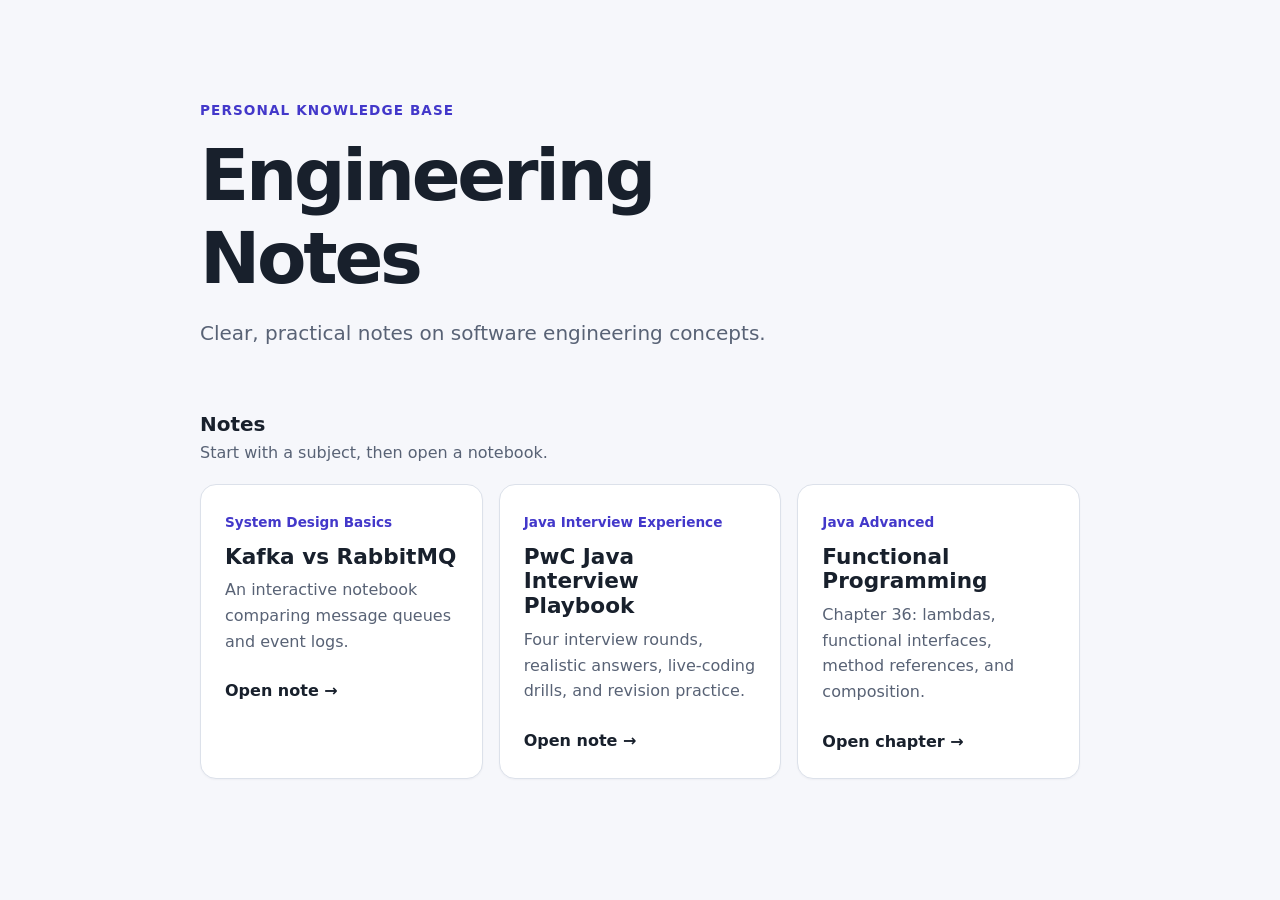
<file: index.html>
<!doctype html>
<html lang="en">
<head>
  <meta charset="utf-8">
  <meta name="viewport" content="width=device-width, initial-scale=1">
  <meta name="description" content="Personal engineering notes by Vishal.">
  <title>Engineering Notes</title>
  <link rel="stylesheet" href="assets/css/site.css">
</head>
<body>
  <main class="page">
    <header class="intro">
      <p class="eyebrow">Personal knowledge base</p>
      <h1>Engineering Notes</h1>
      <p class="summary">Clear, practical notes on software engineering concepts.</p>
    </header>
    <section aria-labelledby="notes-heading">
      <div class="section-heading">
        <h2 id="notes-heading">Notes</h2>
        <p>Start with a subject, then open a notebook.</p>
      </div>
      <div class="note-grid">
        <a class="note-card" href="notes/system-design-basics/System%20Design%20Notebook.html">
          <span class="subject">System Design Basics</span>
          <h3>Kafka vs RabbitMQ</h3>
          <p>An interactive notebook comparing message queues and event logs.</p>
          <span class="open-note">Open note <span aria-hidden="true">→</span></span>
        </a>
        <a class="note-card" href="notes/java-interview-exp/PwC%20Java%20Interview%20Playbook.html">
          <span class="subject">Java Interview Experience</span>
          <h3>PwC Java Interview Playbook</h3>
          <p>Four interview rounds, realistic answers, live-coding drills, and revision practice.</p>
          <span class="open-note">Open note <span aria-hidden="true">→</span></span>
        </a>
        <a class="note-card" href="notes/java-advanced/index.html">
          <span class="subject">Java Advanced</span>
          <h3>Functional Programming</h3>
          <p>Chapter 36: lambdas, functional interfaces, method references, and composition.</p>
          <span class="open-note">Open chapter <span aria-hidden="true">→</span></span>
        </a>
      </div>
    </section>
  </main>
</body>
</html>
</file>
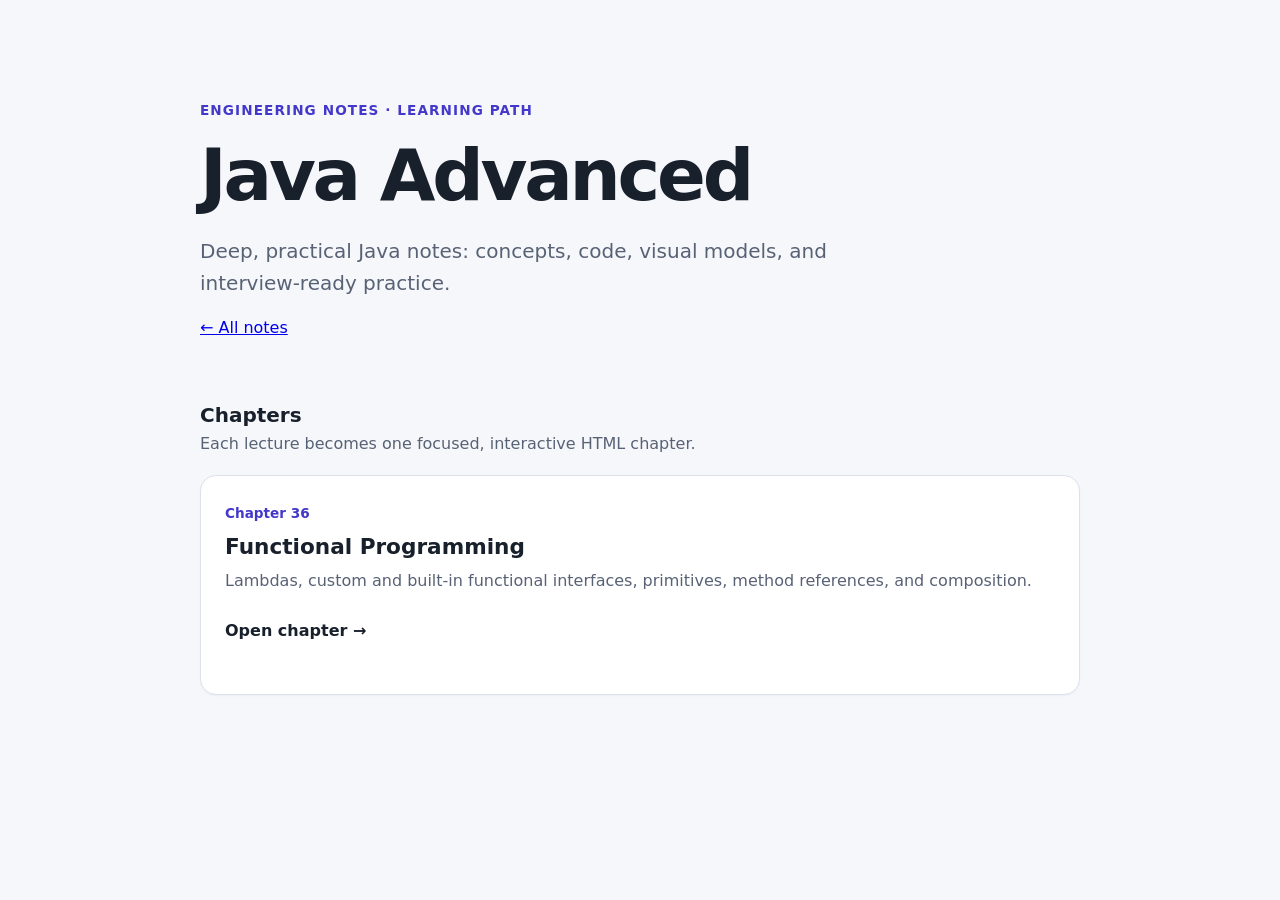
<file: notes/java-advanced/index.html>
<!doctype html>
<html lang="en">
<head>
  <meta charset="utf-8">
  <meta name="viewport" content="width=device-width, initial-scale=1">
  <meta name="description" content="Advanced Java learning notes.">
  <title>Java Advanced · Engineering Notes</title>
  <link rel="stylesheet" href="../../assets/css/site.css">
</head>
<body>
  <main class="page">
    <header class="intro">
      <p class="eyebrow">Engineering Notes · Learning path</p>
      <h1>Java Advanced</h1>
      <p class="summary">Deep, practical Java notes: concepts, code, visual models, and interview-ready practice.</p>
      <p><a href="../../index.html">← All notes</a></p>
    </header>
    <section aria-labelledby="chapters-heading">
      <div class="section-heading"><h2 id="chapters-heading">Chapters</h2><p>Each lecture becomes one focused, interactive HTML chapter.</p></div>
      <div class="note-grid">
        <a class="note-card" href="36-functional-programming.html">
          <span class="subject">Chapter 36</span>
          <h3>Functional Programming</h3>
          <p>Lambdas, custom and built-in functional interfaces, primitives, method references, and composition.</p>
          <span class="open-note">Open chapter <span aria-hidden="true">→</span></span>
        </a>
      </div>
    </section>
  </main>
</body>
</html>
</file>
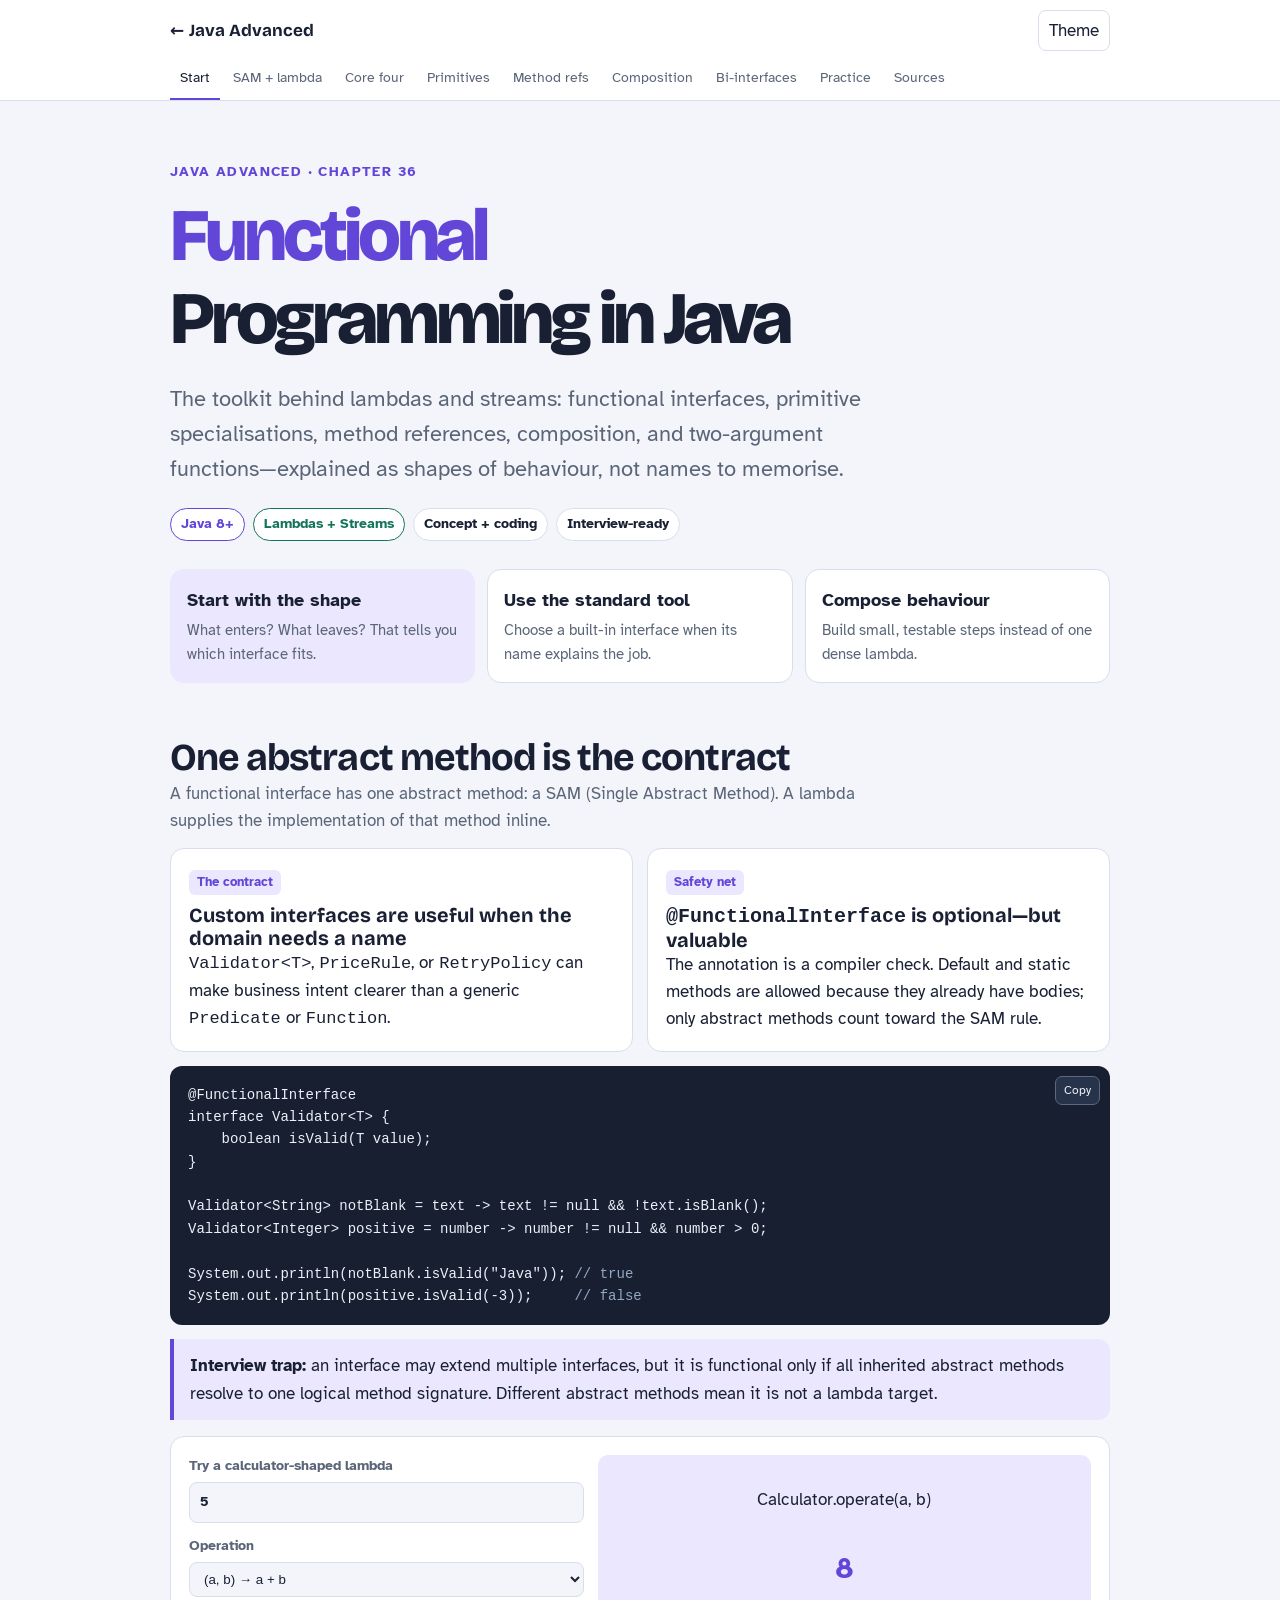
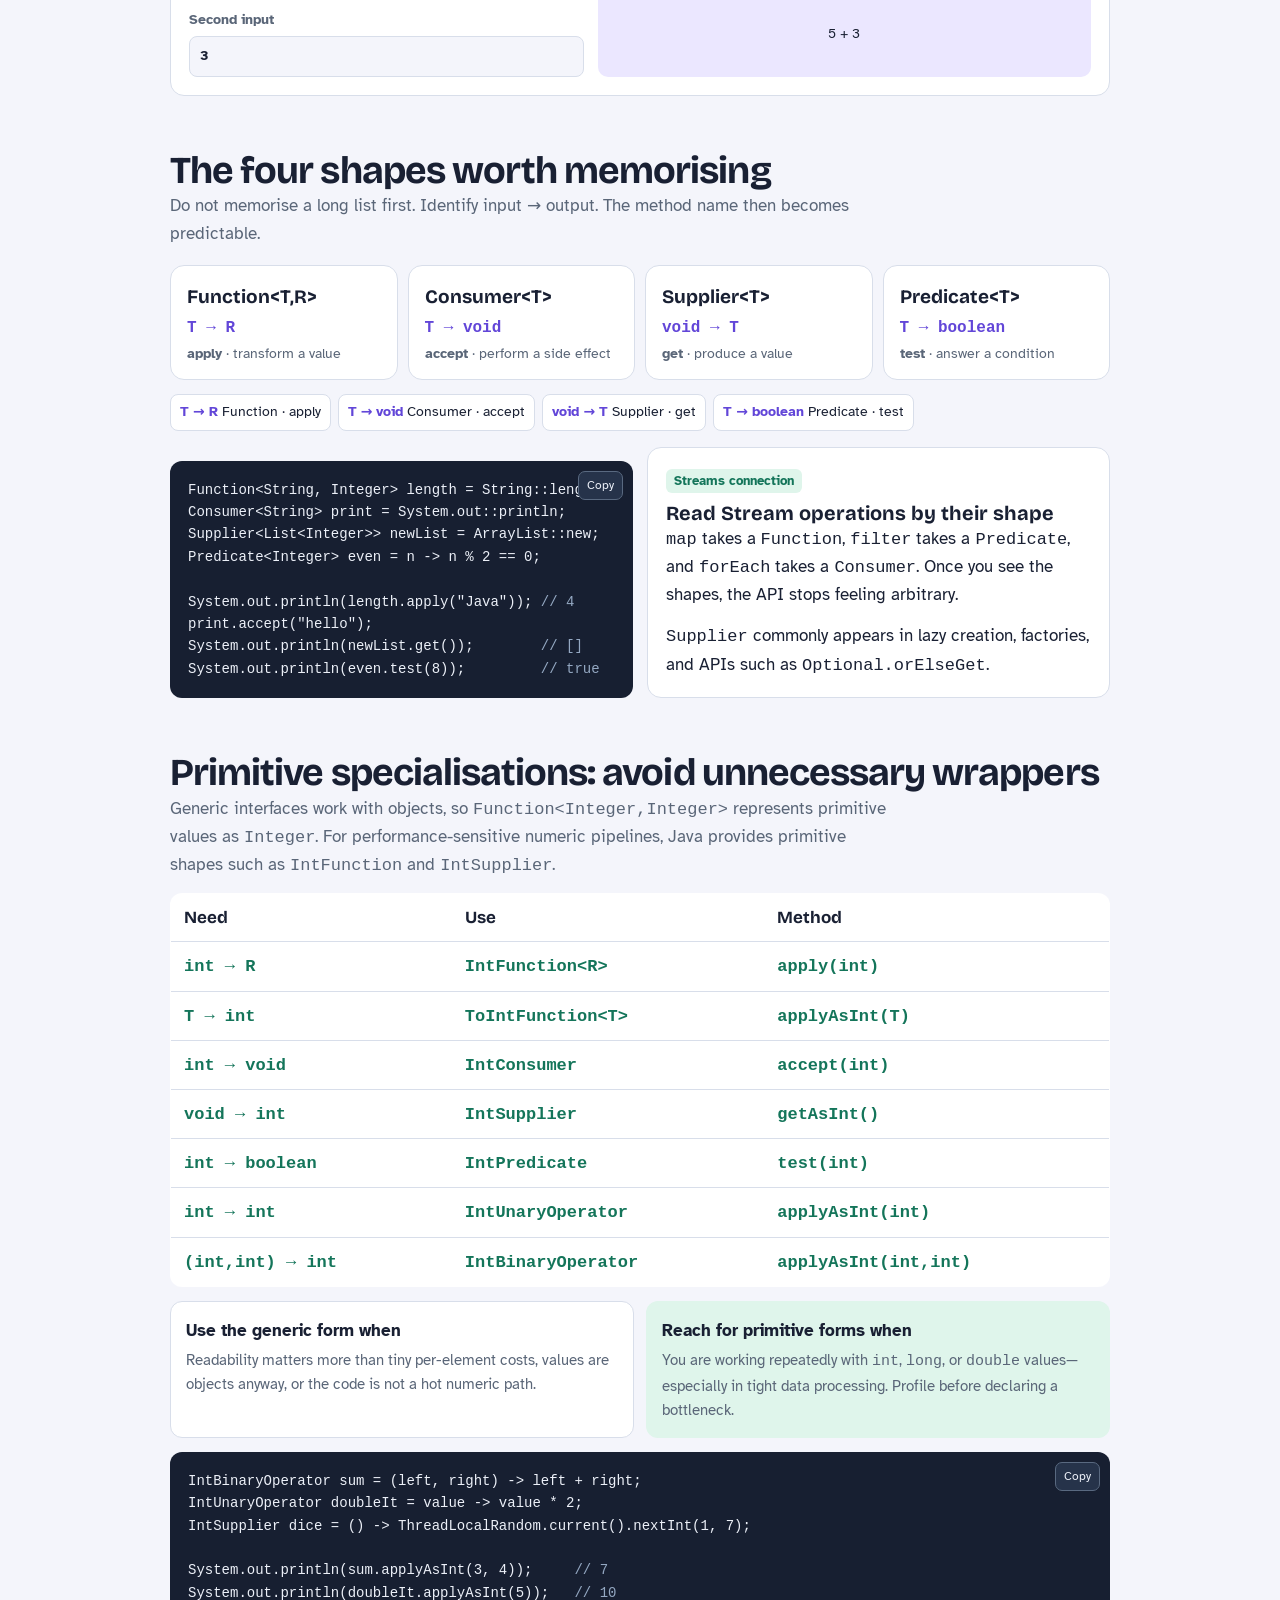
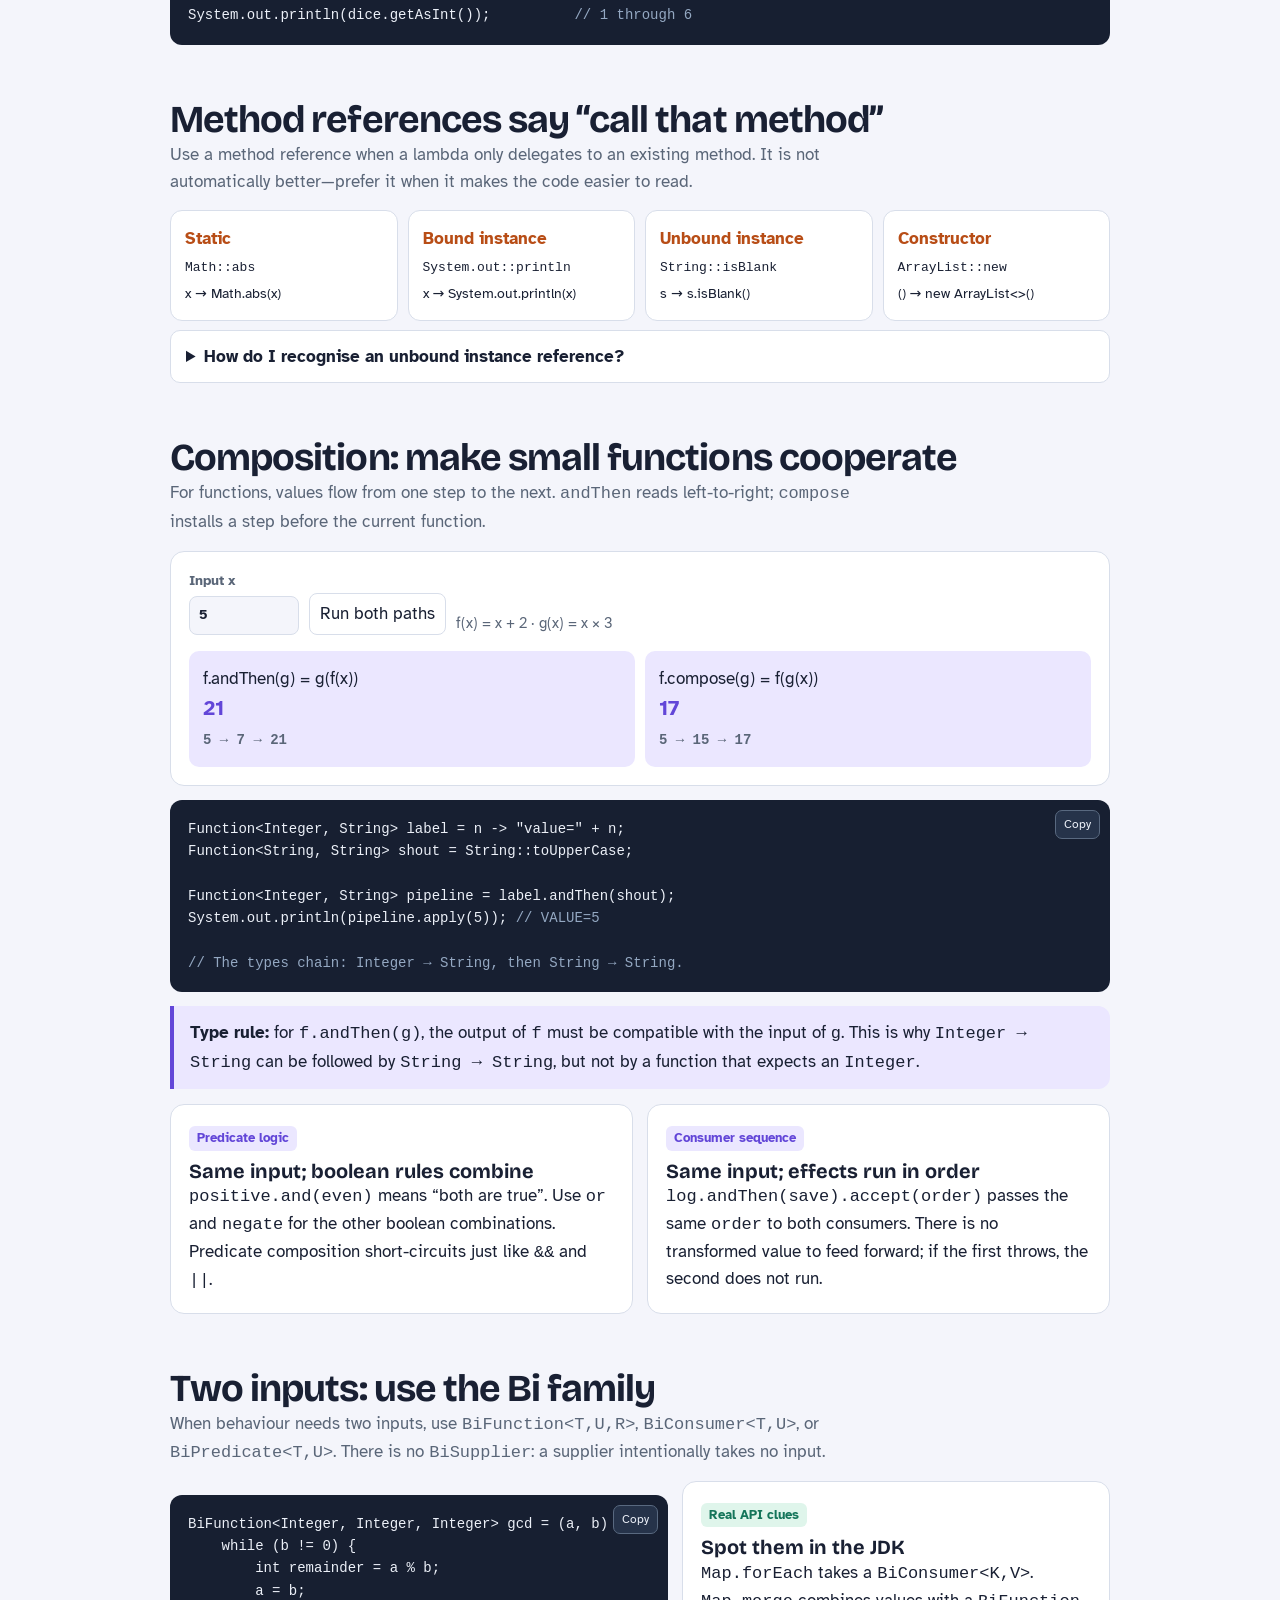
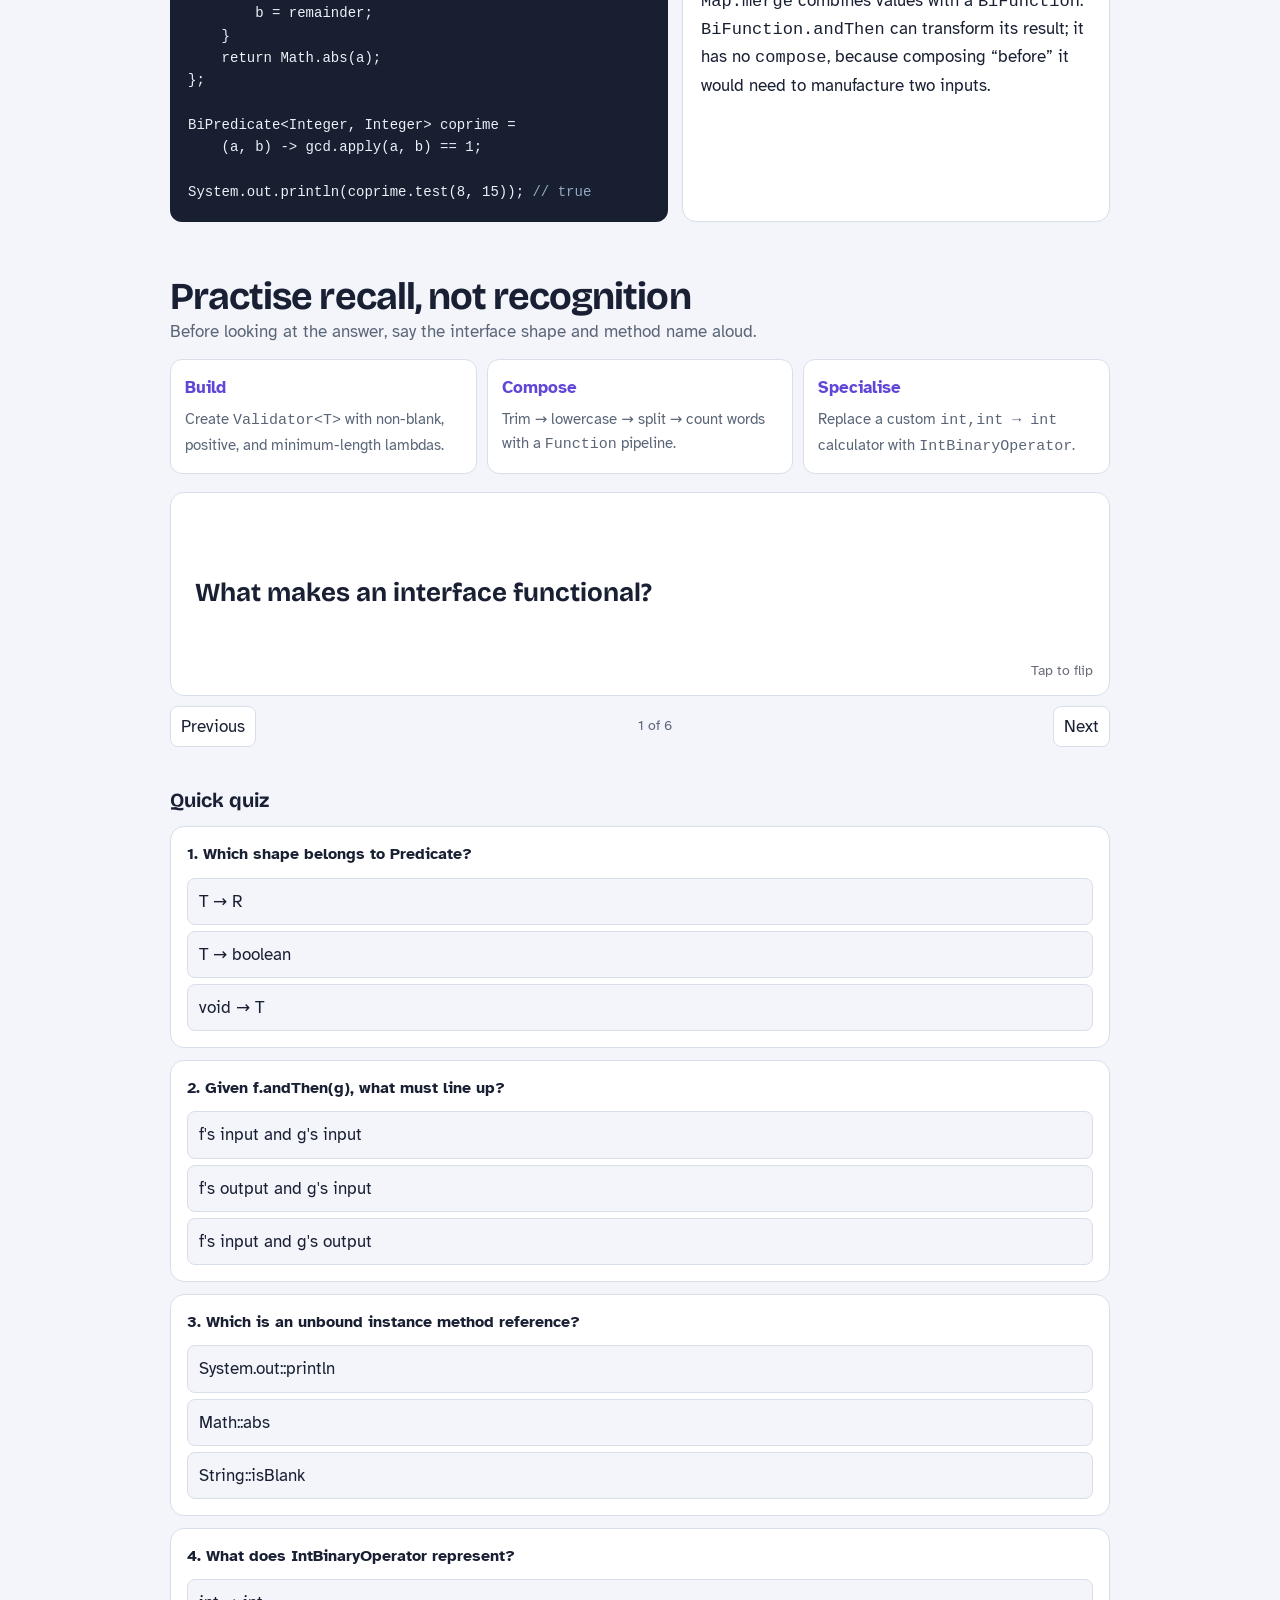
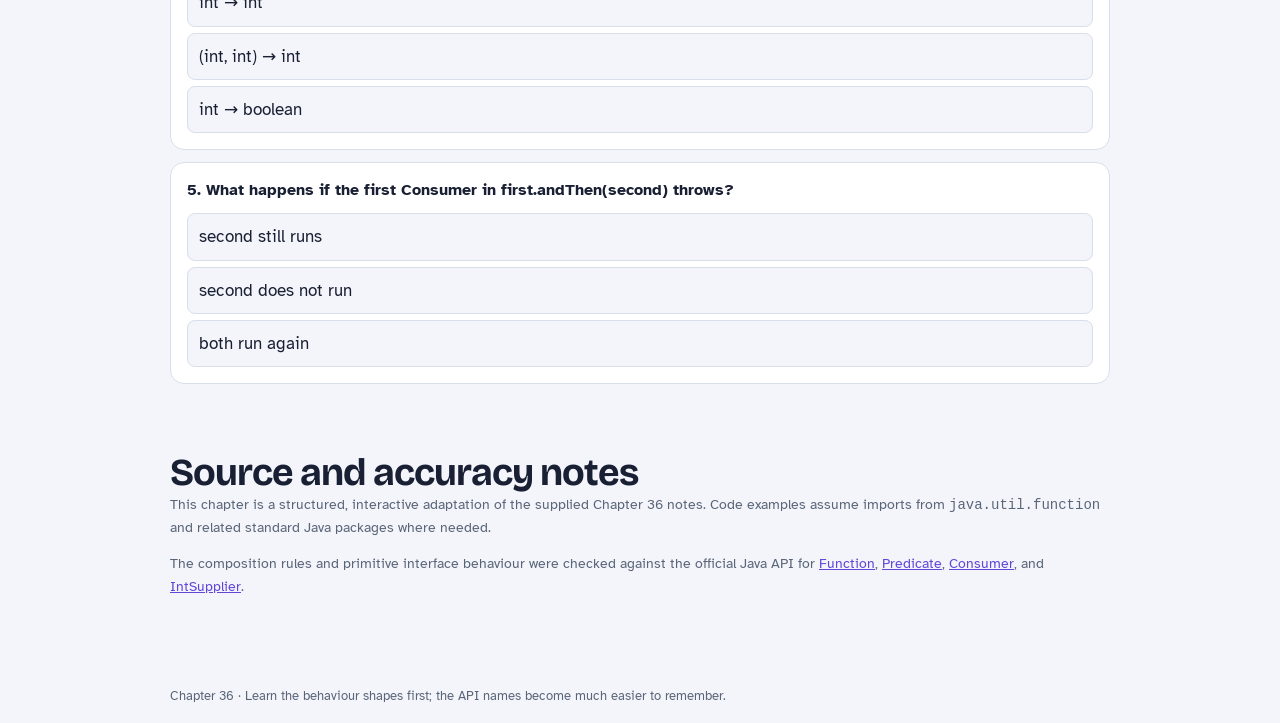
<file: notes/java-advanced/36-functional-programming.html>
<!doctype html>
<html lang="en">
<head>
  <meta charset="utf-8">
  <meta name="viewport" content="width=device-width, initial-scale=1, viewport-fit=cover">
  <meta name="description" content="Interactive Java notes on functional interfaces, lambdas, primitive specializations, method references, and composition.">
  <title>Functional Programming in Java · Chapter 36</title>
  <link rel="preconnect" href="https://fonts.googleapis.com">
  <link rel="preconnect" href="https://fonts.gstatic.com" crossorigin>
  <link href="https://fonts.googleapis.com/css2?family=Bricolage+Grotesque:opsz,wght@12..96,600;12..96,700;12..96,800&family=Atkinson+Hyperlegible:ital,wght@0,400;0,700;1,400&display=swap" rel="stylesheet">
  <style>
    :root{--bg:#f4f5fb;--surface:#fff;--ink:#192033;--muted:#5a6678;--line:#d8deea;--violet:#6246d8;--violet-soft:#ebe7ff;--mint:#14755a;--mint-soft:#dff5eb;--orange:#b84d16;--orange-soft:#fbe7da;--code:#171f31;--code-ink:#ecf0f8;color-scheme:light}
    :root[data-theme="dark"]{--bg:#10141e;--surface:#192131;--ink:#edf0f8;--muted:#a9b5c6;--line:#344055;--violet:#b9abff;--violet-soft:#2b2454;--mint:#6fdbaf;--mint-soft:#173d30;--orange:#ffab7a;--orange-soft:#43261c;--code:#090e17;--code-ink:#ecf0f8;color-scheme:dark}
    @media(prefers-color-scheme:dark){:root:not([data-theme="light"]){--bg:#10141e;--surface:#192131;--ink:#edf0f8;--muted:#a9b5c6;--line:#344055;--violet:#b9abff;--violet-soft:#2b2454;--mint:#6fdbaf;--mint-soft:#173d30;--orange:#ffab7a;--orange-soft:#43261c;--code:#090e17;--code-ink:#ecf0f8;color-scheme:dark}}
    *{box-sizing:border-box}html{scroll-behavior:smooth;scroll-padding-top:108px}body{margin:0;background:var(--bg);color:var(--ink);font:400 17px/1.6 "Atkinson Hyperlegible",system-ui,-apple-system,"Segoe UI",sans-serif}button,input{font:inherit}button{cursor:pointer}:focus-visible{outline:3px solid var(--violet);outline-offset:3px}.skip{position:absolute;left:-999px}.skip:focus{left:16px;top:12px;z-index:20;background:var(--surface);padding:8px 12px;border-radius:8px;color:var(--ink)}
    .top{position:sticky;top:0;z-index:10;background:color-mix(in srgb,var(--surface) 93%,transparent);backdrop-filter:blur(14px);border-bottom:1px solid var(--line)}.top-in{max-width:980px;margin:auto;padding:10px 20px 0}.brand{display:flex;align-items:center;justify-content:space-between;gap:12px}.brand a{color:var(--ink);text-decoration:none;font-weight:700}.brand b,h1,h2,h3{font-family:"Bricolage Grotesque","Atkinson Hyperlegible",sans-serif}.theme,.btn{border:1px solid var(--line);background:var(--surface);color:var(--ink);border-radius:8px;padding:6px 10px}.nav{display:flex;gap:3px;overflow-x:auto;scrollbar-width:none;margin-top:8px}.nav a{flex:0 0 auto;color:var(--muted);text-decoration:none;padding:8px 10px;border-bottom:2px solid transparent;font-size:14px}.nav a.active{color:var(--ink);border-bottom-color:var(--violet)}
    main,footer{max-width:980px;margin:auto;padding-inline:20px}main{padding-bottom:74px}section{padding-top:54px}h1,h2,h3{line-height:1.12;margin:0}h1{max-width:800px;font-size:clamp(43px,8vw,74px);font-weight:800;letter-spacing:-.055em}h1 em{font-style:normal;color:var(--violet)}h2{font-size:clamp(27px,4vw,38px);letter-spacing:-.025em}h3{font-size:20px}p{margin:0 0 14px}.hero{padding-top:60px}.eyebrow{margin:0 0 12px;color:var(--violet);font-weight:700;font-size:14px;letter-spacing:.1em;text-transform:uppercase}.lead,.section-lead{max-width:730px;color:var(--muted)}.hero .lead{margin-top:20px;font-size:clamp(18px,2.5vw,22px)}.pills{display:flex;flex-wrap:wrap;gap:8px;margin-top:22px}.pill{padding:4px 10px;border-radius:999px;border:1px solid var(--line);background:var(--surface);font-size:14px;font-weight:700}.pill.v{color:var(--violet);border-color:var(--violet)}.pill.m{color:var(--mint);border-color:var(--mint)}
    .rule{display:grid;grid-template-columns:repeat(3,1fr);gap:12px;margin-top:28px}.rule div,.card,.core,.step,.lab,.quiz-card{background:var(--surface);border:1px solid var(--line);border-radius:14px}.rule div{padding:16px}.rule b{display:block;font-size:18px}.rule span{display:block;margin-top:4px;color:var(--muted);font-size:15px}.rule .hot{background:var(--violet-soft);border-color:transparent}.grid2{display:grid;grid-template-columns:repeat(2,1fr);gap:14px}.card{padding:18px}.card p:last-child{margin-bottom:0}.tag{display:inline-block;margin-bottom:9px;padding:2px 8px;border-radius:6px;background:var(--violet-soft);color:var(--violet);font-size:13px;font-weight:700}.tag.m{background:var(--mint-soft);color:var(--mint)}.tag.o{background:var(--orange-soft);color:var(--orange)}
    .code{position:relative;margin-top:14px}.copy{position:absolute;right:10px;top:10px;border:1px solid #596980;border-radius:7px;background:#26334a;color:var(--code-ink);padding:4px 8px;font-size:12px}pre{margin:0;overflow:auto;padding:18px;border-radius:12px;background:var(--code);color:var(--code-ink);font:14px/1.6 ui-monospace,SFMono-Regular,Menlo,Consolas,monospace}.comment{color:#94a8c2}.callout{margin-top:14px;padding:13px 16px;border-left:4px solid var(--violet);border-radius:0 12px 12px 0;background:var(--violet-soft)}.callout p{margin:0}
    .core-grid{display:grid;grid-template-columns:repeat(4,1fr);gap:10px;margin-top:18px}.core{padding:16px}.core strong{display:block;font-family:"Bricolage Grotesque",sans-serif;font-size:19px}.core .shape{display:block;margin:8px 0;color:var(--violet);font:700 16px/1 ui-monospace,monospace}.core small{display:block;color:var(--muted);line-height:1.35}.memory{display:flex;gap:7px;flex-wrap:wrap;margin-top:14px}.memory span{border-radius:8px;padding:6px 9px;background:var(--surface);border:1px solid var(--line);font-size:14px}.memory b{color:var(--violet)}
    .lambda-lab{display:grid;grid-template-columns:1fr 1.25fr;gap:14px;padding:18px}.lambda-lab label{display:block;color:var(--muted);font-size:14px;font-weight:700}.lambda-lab input,.lambda-lab select{width:100%;margin-top:5px;padding:8px 10px;border:1px solid var(--line);border-radius:8px;background:var(--bg);color:var(--ink)}.lambda-out{display:grid;place-items:center;padding:16px;border-radius:10px;background:var(--violet-soft);text-align:center}.lambda-out b{display:block;font-size:30px;color:var(--violet)}
    .primitive-table{width:100%;border-collapse:collapse;background:var(--surface);border:1px solid var(--line);border-radius:12px;overflow:hidden}.primitive-table th,.primitive-table td{padding:10px 13px;border-bottom:1px solid var(--line);text-align:left}.primitive-table tr:last-child td{border-bottom:0}.primitive-table th{font-family:"Bricolage Grotesque",sans-serif}.primitive-table code{color:var(--mint);font-weight:700}.truth{color:var(--muted);font-size:15px}.compare{display:grid;grid-template-columns:1fr 1fr;gap:12px;margin-top:14px}.compare>div{padding:15px;border-radius:12px;background:var(--surface);border:1px solid var(--line)}.compare .good{background:var(--mint-soft);border-color:transparent}.compare p{margin:4px 0 0;color:var(--muted);font-size:15px}
    .ref-grid{display:grid;grid-template-columns:repeat(4,1fr);gap:10px;margin-top:14px}.ref{padding:14px;border-radius:12px;background:var(--surface);border:1px solid var(--line)}.ref b{display:block;color:var(--orange)}.ref code{display:block;margin-top:6px;font-size:13px;white-space:nowrap}.compose{padding:18px;margin-top:16px}.compose-controls{display:flex;gap:10px;flex-wrap:wrap;align-items:end}.compose label{font-size:14px;font-weight:700;color:var(--muted)}.compose input{display:block;width:110px;margin-top:4px;padding:7px 9px;border-radius:8px;border:1px solid var(--line);background:var(--bg);color:var(--ink)}.compose-result{display:grid;grid-template-columns:1fr 1fr;gap:10px;margin-top:16px}.compose-result div{padding:14px;border-radius:10px;background:var(--violet-soft)}.compose-result b{display:block;color:var(--violet);font-size:21px}.flow{font:700 14px/1.5 ui-monospace,monospace;color:var(--muted)}
    details{margin-top:9px;background:var(--surface);border:1px solid var(--line);border-radius:10px}summary{padding:12px 15px;cursor:pointer;font-weight:700}details>div{padding:0 15px 14px;color:var(--muted)}.practice{display:grid;grid-template-columns:repeat(3,1fr);gap:10px;margin-top:14px}.practice div{padding:14px;background:var(--surface);border:1px solid var(--line);border-radius:12px}.practice b{display:block;color:var(--violet)}.practice span{display:block;color:var(--muted);font-size:15px;margin-top:5px}
    .fc{position:relative;height:204px;cursor:pointer;perspective:1000px}.fc-inner{position:absolute;inset:0;transition:transform .45s;transform-style:preserve-3d}.fc.flip .fc-inner{transform:rotateY(180deg)}.face{position:absolute;inset:0;display:flex;flex-direction:column;justify-content:center;padding:24px;border-radius:14px;backface-visibility:hidden;-webkit-backface-visibility:hidden}.front{border:1px solid var(--line);background:var(--surface)}.back{background:var(--ink);color:var(--surface);transform:rotateY(180deg)}.face q{quotes:none;font-family:"Bricolage Grotesque",sans-serif;font-weight:700;font-size:clamp(20px,3vw,26px);line-height:1.25}.face small{position:absolute;right:16px;bottom:12px;opacity:.65}.fc-nav{display:flex;justify-content:space-between;align-items:center;margin-top:10px}.fc-nav span{color:var(--muted);font-size:14px}.quiz{display:grid;gap:12px;margin-top:15px}.quiz-card{padding:16px}.quiz-card h3{font-family:"Atkinson Hyperlegible",sans-serif;font-size:16px;line-height:1.4}.options{display:grid;gap:6px;margin-top:12px}.options button{text-align:left;border:1px solid var(--line);border-radius:8px;padding:9px 11px;background:var(--bg);color:var(--ink)}.options button.right{border-color:var(--mint);background:var(--mint-soft);color:var(--mint);font-weight:700}.options button.wrong{border-color:var(--orange);background:var(--orange-soft);color:var(--orange)}.why{margin:8px 0 0;color:var(--muted);font-size:14px}.score{font-family:"Bricolage Grotesque",sans-serif;font-size:20px;font-weight:700}.sources{color:var(--muted);font-size:14px}.sources a{color:var(--violet)}footer{padding-bottom:42px;color:var(--muted);font-size:13px}
    @media(max-width:720px){body{font-size:16px}.rule,.grid2,.compare{grid-template-columns:1fr}.core-grid,.ref-grid{grid-template-columns:repeat(2,1fr)}.lambda-lab{grid-template-columns:1fr}.practice{grid-template-columns:1fr}}@media(prefers-reduced-motion:reduce){html{scroll-behavior:auto}.fc-inner{transition:none}}
  </style>
</head>
<body>
  <a class="skip" href="#content">Skip to content</a>
  <header class="top"><div class="top-in"><div class="brand"><a href="index.html">← <b>Java Advanced</b></a><button class="theme" id="theme" type="button">Theme</button></div><nav class="nav" id="nav" aria-label="Chapter sections"></nav></div></header>
  <main id="content">
    <section class="hero" id="start" data-label="Start">
      <p class="eyebrow">Java Advanced · Chapter 36</p>
      <h1><em>Functional</em><br>Programming in Java</h1>
      <p class="lead">The toolkit behind lambdas and streams: functional interfaces, primitive specialisations, method references, composition, and two-argument functions—explained as shapes of behaviour, not names to memorise.</p>
      <div class="pills"><span class="pill v">Java 8+</span><span class="pill m">Lambdas + Streams</span><span class="pill">Concept + coding</span><span class="pill">Interview-ready</span></div>
      <div class="rule"><div class="hot"><b>Start with the shape</b><span>What enters? What leaves? That tells you which interface fits.</span></div><div><b>Use the standard tool</b><span>Choose a built-in interface when its name explains the job.</span></div><div><b>Compose behaviour</b><span>Build small, testable steps instead of one dense lambda.</span></div></div>
    </section>

    <section id="sam" data-label="SAM + lambda">
      <h2>One abstract method is the contract</h2>
      <p class="section-lead">A functional interface has one abstract method: a SAM (Single Abstract Method). A lambda supplies the implementation of that method inline.</p>
      <div class="grid2">
        <article class="card"><span class="tag">The contract</span><h3>Custom interfaces are useful when the domain needs a name</h3><p><code>Validator&lt;T&gt;</code>, <code>PriceRule</code>, or <code>RetryPolicy</code> can make business intent clearer than a generic <code>Predicate</code> or <code>Function</code>.</p></article>
        <article class="card"><span class="tag">Safety net</span><h3><code>@FunctionalInterface</code> is optional—but valuable</h3><p>The annotation is a compiler check. Default and static methods are allowed because they already have bodies; only abstract methods count toward the SAM rule.</p></article>
      </div>
      <div class="code"><button class="copy" type="button" data-copy="validator-code">Copy</button><pre id="validator-code"><code>@FunctionalInterface
interface Validator&lt;T&gt; {
    boolean isValid(T value);
}

Validator&lt;String&gt; notBlank = text -&gt; text != null &amp;&amp; !text.isBlank();
Validator&lt;Integer&gt; positive = number -&gt; number != null &amp;&amp; number &gt; 0;

System.out.println(notBlank.isValid("Java")); <span class="comment">// true</span>
System.out.println(positive.isValid(-3));     <span class="comment">// false</span></code></pre></div>
      <div class="callout"><p><b>Interview trap:</b> an interface may extend multiple interfaces, but it is functional only if all inherited abstract methods resolve to one logical method signature. Different abstract methods mean it is not a lambda target.</p></div>
      <div class="lambda-lab lab" style="margin-top:16px"><div><label for="number">Try a calculator-shaped lambda<input id="number" type="number" value="5"></label><label for="operation" style="margin-top:12px">Operation<select id="operation"><option value="add">(a, b) → a + b</option><option value="multiply">(a, b) → a × b</option><option value="max">(a, b) → max(a, b)</option></select></label><label for="second" style="margin-top:12px">Second input<input id="second" type="number" value="3"></label></div><div class="lambda-out"><span>Calculator.operate(a, b)</span><b id="lambda-result">8</b><small id="lambda-explain">5 + 3</small></div></div>
    </section>

    <section id="core" data-label="Core four">
      <h2>The four shapes worth memorising</h2>
      <p class="section-lead">Do not memorise a long list first. Identify input → output. The method name then becomes predictable.</p>
      <div class="core-grid"><article class="core"><strong>Function&lt;T,R&gt;</strong><span class="shape">T → R</span><small><b>apply</b> · transform a value</small></article><article class="core"><strong>Consumer&lt;T&gt;</strong><span class="shape">T → void</span><small><b>accept</b> · perform a side effect</small></article><article class="core"><strong>Supplier&lt;T&gt;</strong><span class="shape">void → T</span><small><b>get</b> · produce a value</small></article><article class="core"><strong>Predicate&lt;T&gt;</strong><span class="shape">T → boolean</span><small><b>test</b> · answer a condition</small></article></div>
      <div class="memory"><span><b>T → R</b> Function · apply</span><span><b>T → void</b> Consumer · accept</span><span><b>void → T</b> Supplier · get</span><span><b>T → boolean</b> Predicate · test</span></div>
      <div class="grid2" style="margin-top:16px"><div class="code"><button class="copy" type="button" data-copy="four-code">Copy</button><pre id="four-code"><code>Function&lt;String, Integer&gt; length = String::length;
Consumer&lt;String&gt; print = System.out::println;
Supplier&lt;List&lt;Integer&gt;&gt; newList = ArrayList::new;
Predicate&lt;Integer&gt; even = n -&gt; n % 2 == 0;

System.out.println(length.apply("Java")); <span class="comment">// 4</span>
print.accept("hello");
System.out.println(newList.get());        <span class="comment">// []</span>
System.out.println(even.test(8));         <span class="comment">// true</span></code></pre></div><article class="card"><span class="tag m">Streams connection</span><h3>Read Stream operations by their shape</h3><p><code>map</code> takes a <code>Function</code>, <code>filter</code> takes a <code>Predicate</code>, and <code>forEach</code> takes a <code>Consumer</code>. Once you see the shapes, the API stops feeling arbitrary.</p><p><code>Supplier</code> commonly appears in lazy creation, factories, and APIs such as <code>Optional.orElseGet</code>.</p></article></div>
    </section>

    <section id="primitives" data-label="Primitives">
      <h2>Primitive specialisations: avoid unnecessary wrappers</h2>
      <p class="section-lead">Generic interfaces work with objects, so <code>Function&lt;Integer,Integer&gt;</code> represents primitive values as <code>Integer</code>. For performance-sensitive numeric pipelines, Java provides primitive shapes such as <code>IntFunction</code> and <code>IntSupplier</code>.</p>
      <table class="primitive-table"><thead><tr><th>Need</th><th>Use</th><th>Method</th></tr></thead><tbody><tr><td><code>int → R</code></td><td><code>IntFunction&lt;R&gt;</code></td><td><code>apply(int)</code></td></tr><tr><td><code>T → int</code></td><td><code>ToIntFunction&lt;T&gt;</code></td><td><code>applyAsInt(T)</code></td></tr><tr><td><code>int → void</code></td><td><code>IntConsumer</code></td><td><code>accept(int)</code></td></tr><tr><td><code>void → int</code></td><td><code>IntSupplier</code></td><td><code>getAsInt()</code></td></tr><tr><td><code>int → boolean</code></td><td><code>IntPredicate</code></td><td><code>test(int)</code></td></tr><tr><td><code>int → int</code></td><td><code>IntUnaryOperator</code></td><td><code>applyAsInt(int)</code></td></tr><tr><td><code>(int,int) → int</code></td><td><code>IntBinaryOperator</code></td><td><code>applyAsInt(int,int)</code></td></tr></tbody></table>
      <div class="compare"><div><b>Use the generic form when</b><p>Readability matters more than tiny per-element costs, values are objects anyway, or the code is not a hot numeric path.</p></div><div class="good"><b>Reach for primitive forms when</b><p>You are working repeatedly with <code>int</code>, <code>long</code>, or <code>double</code> values—especially in tight data processing. Profile before declaring a bottleneck.</p></div></div>
      <div class="code"><button class="copy" type="button" data-copy="primitive-code">Copy</button><pre id="primitive-code"><code>IntBinaryOperator sum = (left, right) -&gt; left + right;
IntUnaryOperator doubleIt = value -&gt; value * 2;
IntSupplier dice = () -&gt; ThreadLocalRandom.current().nextInt(1, 7);

System.out.println(sum.applyAsInt(3, 4));     <span class="comment">// 7</span>
System.out.println(doubleIt.applyAsInt(5));   <span class="comment">// 10</span>
System.out.println(dice.getAsInt());          <span class="comment">// 1 through 6</span></code></pre></div>
    </section>

    <section id="refs" data-label="Method refs">
      <h2>Method references say “call that method”</h2>
      <p class="section-lead">Use a method reference when a lambda only delegates to an existing method. It is not automatically better—prefer it when it makes the code easier to read.</p>
      <div class="ref-grid"><article class="ref"><b>Static</b><code>Math::abs</code><small>x → Math.abs(x)</small></article><article class="ref"><b>Bound instance</b><code>System.out::println</code><small>x → System.out.println(x)</small></article><article class="ref"><b>Unbound instance</b><code>String::isBlank</code><small>s → s.isBlank()</small></article><article class="ref"><b>Constructor</b><code>ArrayList::new</code><small>() → new ArrayList&lt;&gt;()</small></article></div>
      <details><summary>How do I recognise an unbound instance reference?</summary><div>The lambda parameter becomes the receiver: <code>s -&gt; s.isBlank()</code> is <code>String::isBlank</code>. By contrast, <code>System.out::println</code> is bound because <code>System.out</code> is already a specific object.</div></details>
    </section>

    <section id="compose" data-label="Composition">
      <h2>Composition: make small functions cooperate</h2>
      <p class="section-lead">For functions, values flow from one step to the next. <code>andThen</code> reads left-to-right; <code>compose</code> installs a step before the current function.</p>
      <div class="compose lab"><div class="compose-controls"><label for="compose-input">Input x<input id="compose-input" type="number" value="5"></label><button class="btn" id="compose-run" type="button">Run both paths</button><span class="truth">f(x) = x + 2 · g(x) = x × 3</span></div><div class="compose-result"><div><span>f.andThen(g) = g(f(x))</span><b id="and-value">21</b><span class="flow" id="and-flow">5 → 7 → 21</span></div><div><span>f.compose(g) = f(g(x))</span><b id="compose-value">17</b><span class="flow" id="compose-flow">5 → 15 → 17</span></div></div></div>
      <div class="code"><button class="copy" type="button" data-copy="composition-code">Copy</button><pre id="composition-code"><code>Function&lt;Integer, String&gt; label = n -&gt; "value=" + n;
Function&lt;String, String&gt; shout = String::toUpperCase;

Function&lt;Integer, String&gt; pipeline = label.andThen(shout);
System.out.println(pipeline.apply(5)); <span class="comment">// VALUE=5</span>

<span class="comment">// The types chain: Integer → String, then String → String.</span></code></pre></div>
      <div class="callout"><p><b>Type rule:</b> for <code>f.andThen(g)</code>, the output of <code>f</code> must be compatible with the input of <code>g</code>. This is why <code>Integer → String</code> can be followed by <code>String → String</code>, but not by a function that expects an <code>Integer</code>.</p></div>
      <div class="grid2" style="margin-top:15px"><article class="card"><span class="tag">Predicate logic</span><h3>Same input; boolean rules combine</h3><p><code>positive.and(even)</code> means “both are true”. Use <code>or</code> and <code>negate</code> for the other boolean combinations. Predicate composition short-circuits just like <code>&amp;&amp;</code> and <code>||</code>.</p></article><article class="card"><span class="tag">Consumer sequence</span><h3>Same input; effects run in order</h3><p><code>log.andThen(save).accept(order)</code> passes the same <code>order</code> to both consumers. There is no transformed value to feed forward; if the first throws, the second does not run.</p></article></div>
    </section>

    <section id="bi" data-label="Bi-interfaces">
      <h2>Two inputs: use the Bi family</h2>
      <p class="section-lead">When behaviour needs two inputs, use <code>BiFunction&lt;T,U,R&gt;</code>, <code>BiConsumer&lt;T,U&gt;</code>, or <code>BiPredicate&lt;T,U&gt;</code>. There is no <code>BiSupplier</code>: a supplier intentionally takes no input.</p>
      <div class="grid2"><div class="code"><button class="copy" type="button" data-copy="bi-code">Copy</button><pre id="bi-code"><code>BiFunction&lt;Integer, Integer, Integer&gt; gcd = (a, b) -&gt; {
    while (b != 0) {
        int remainder = a % b;
        a = b;
        b = remainder;
    }
    return Math.abs(a);
};

BiPredicate&lt;Integer, Integer&gt; coprime =
    (a, b) -&gt; gcd.apply(a, b) == 1;

System.out.println(coprime.test(8, 15)); <span class="comment">// true</span></code></pre></div><article class="card"><span class="tag m">Real API clues</span><h3>Spot them in the JDK</h3><p><code>Map.forEach</code> takes a <code>BiConsumer&lt;K,V&gt;</code>. <code>Map.merge</code> combines values with a <code>BiFunction</code>. <code>BiFunction.andThen</code> can transform its result; it has no <code>compose</code>, because composing “before” it would need to manufacture two inputs.</p></article></div>
    </section>

    <section id="practice" data-label="Practice">
      <h2>Practise recall, not recognition</h2>
      <p class="section-lead">Before looking at the answer, say the interface shape and method name aloud.</p>
      <div class="practice"><div><b>Build</b><span>Create <code>Validator&lt;T&gt;</code> with non-blank, positive, and minimum-length lambdas.</span></div><div><b>Compose</b><span>Trim → lowercase → split → count words with a <code>Function</code> pipeline.</span></div><div><b>Specialise</b><span>Replace a custom <code>int,int → int</code> calculator with <code>IntBinaryOperator</code>.</span></div></div>
      <div class="fc" id="flashcard" role="button" tabindex="0" aria-label="Flashcard, press to flip" style="margin-top:18px"><div class="fc-inner"><div class="face front"><q id="fc-q"></q><small>Tap to flip</small></div><div class="face back"><div id="fc-a"></div><small>Tap to flip back</small></div></div></div>
      <div class="fc-nav"><button class="btn" id="prev" type="button">Previous</button><span id="fc-count"></span><button class="btn" id="next" type="button">Next</button></div>
      <h3 style="margin-top:42px">Quick quiz</h3><div class="quiz" id="quiz"></div><p class="score" id="score"></p>
    </section>

    <section id="sources" data-label="Sources"><h2>Source and accuracy notes</h2><div class="sources"><p>This chapter is a structured, interactive adaptation of the supplied Chapter 36 notes. Code examples assume imports from <code>java.util.function</code> and related standard Java packages where needed.</p><p>The composition rules and primitive interface behaviour were checked against the official Java API for <a href="https://docs.oracle.com/en/java/javase/17/docs/api/java.base/java/util/function/Function.html">Function</a>, <a href="https://docs.oracle.com/en/java/javase/18/docs/api/java.base/java/util/function/Predicate.html">Predicate</a>, <a href="https://docs.oracle.com/en/java/javase/24/docs/api/java.base/java/util/function/Consumer.html">Consumer</a>, and <a href="https://docs.oracle.com/en/java/javase/26/docs/api/java.base/java/util/function/IntSupplier.html">IntSupplier</a>.</p></div></section>
  </main>
  <footer>Chapter 36 · Learn the behaviour shapes first; the API names become much easier to remember.</footer>
  <script>
    const sections=[...document.querySelectorAll('main section[data-label]')],nav=document.getElementById('nav');
    sections.forEach(s=>{const a=document.createElement('a');a.href='#'+s.id;a.textContent=s.dataset.label;nav.appendChild(a)});
    const navLinks=[...nav.querySelectorAll('a')],observer=new IntersectionObserver(entries=>entries.forEach(e=>{if(e.isIntersecting)navLinks.forEach(a=>a.classList.toggle('active',a.getAttribute('href')==='#'+e.target.id))}),{rootMargin:'-42% 0px -52% 0px'});sections.forEach(s=>observer.observe(s));
    const root=document.documentElement;document.getElementById('theme').onclick=()=>{root.dataset.theme=root.dataset.theme==='dark'?'light':'dark'};
    document.querySelectorAll('[data-copy]').forEach(b=>b.onclick=async()=>{try{await navigator.clipboard.writeText(document.getElementById(b.dataset.copy).innerText);b.textContent='Copied';setTimeout(()=>b.textContent='Copy',1200)}catch{b.textContent='Select code'}});
    const num=document.getElementById('number'),second=document.getElementById('second'),op=document.getElementById('operation'),out=document.getElementById('lambda-result'),explain=document.getElementById('lambda-explain');function calc(){const a=Number(num.value),b=Number(second.value);let value,sign;if(op.value==='add'){value=a+b;sign='+'}else if(op.value==='multiply'){value=a*b;sign='×'}else{value=Math.max(a,b);sign='max'}out.textContent=value;explain.textContent=sign==='max'?`max(${a}, ${b})`:`${a} ${sign} ${b}`} [num,second,op].forEach(x=>x.addEventListener('input',calc));calc();
    const compInput=document.getElementById('compose-input');function runComposition(){const x=Number(compInput.value),f=x+2,g=x*3;document.getElementById('and-value').textContent=(f*3);document.getElementById('and-flow').textContent=`${x} → ${f} → ${f*3}`;document.getElementById('compose-value').textContent=(g+2);document.getElementById('compose-flow').textContent=`${x} → ${g} → ${g+2}`}document.getElementById('compose-run').onclick=runComposition;compInput.addEventListener('input',runComposition);
    const cards=[['What makes an interface functional?','Exactly one abstract method. Default and static methods do not count because they have implementations.'],['Which interface transforms T into R?','Function<T,R>, using apply(T).'],['What is the practical difference between Function.andThen and compose?','f.andThen(g) runs f then g: g(f(x)). f.compose(g) runs g then f: f(g(x)).'],['When should you consider IntFunction or IntSupplier?','When a hot path repeatedly works with primitive numbers and avoiding wrapper-object APIs improves clarity or measured performance.'],['What does Consumer.andThen do?','It runs both consumers sequentially on the same input. The second does not run if the first throws.'],['Why is there no BiSupplier?','A Supplier has zero inputs by definition, so a two-input supplier is a contradiction.']];let ci=0,fc=document.getElementById('flashcard');function renderCard(){fc.classList.remove('flip');document.getElementById('fc-q').textContent=cards[ci][0];document.getElementById('fc-a').textContent=cards[ci][1];document.getElementById('fc-count').textContent=`${ci+1} of ${cards.length}`}fc.onclick=()=>fc.classList.toggle('flip');fc.onkeydown=e=>{if(e.key==='Enter'||e.key===' '){e.preventDefault();fc.classList.toggle('flip')}};document.getElementById('next').onclick=()=>{ci=(ci+1)%cards.length;renderCard()};document.getElementById('prev').onclick=()=>{ci=(ci-1+cards.length)%cards.length;renderCard()};renderCard();
    const qs=[{q:'Which shape belongs to Predicate<T>?',o:['T → R','T → boolean','void → T'],a:1,w:'A Predicate tests a condition and returns a boolean through test(T).'}, {q:'Given f.andThen(g), what must line up?',o:["f's input and g's input","f's output and g's input","f's input and g's output"],a:1,w:'The result from f becomes the argument passed into g.'},{q:'Which is an unbound instance method reference?',o:['System.out::println','Math::abs','String::isBlank'],a:2,w:'The lambda parameter becomes the String receiver: s -> s.isBlank().'},{q:'What does IntBinaryOperator represent?',o:['int → int','(int, int) → int','int → boolean'],a:1,w:'It is the same-type two-input primitive operator.'},{q:'What happens if the first Consumer in first.andThen(second) throws?',o:['second still runs','second does not run','both run again'],a:1,w:'Consumer composition runs in sequence; an exception from the first stops the sequence.'}];const quiz=document.getElementById('quiz');let answered=0,correct=0;qs.forEach((q,i)=>{const box=document.createElement('article');box.className='quiz-card';box.innerHTML=`<h3>${i+1}. ${q.q}</h3><div class="options"></div><p class="why" hidden></p>`;const opts=box.querySelector('.options'),why=box.querySelector('.why');q.o.forEach((o,oi)=>{const b=document.createElement('button');b.type='button';b.textContent=o;b.onclick=()=>{opts.querySelectorAll('button').forEach((x,xi)=>{x.disabled=true;if(xi===q.a)x.classList.add('right')});if(oi===q.a)correct++;else b.classList.add('wrong');why.hidden=false;why.textContent=q.w;answered++;if(answered===qs.length)document.getElementById('score').textContent=`Score: ${correct} of ${qs.length}. Revisit every explanation you missed.`};opts.appendChild(b)});quiz.appendChild(box)});
  </script>
</body>
</html>
</file>
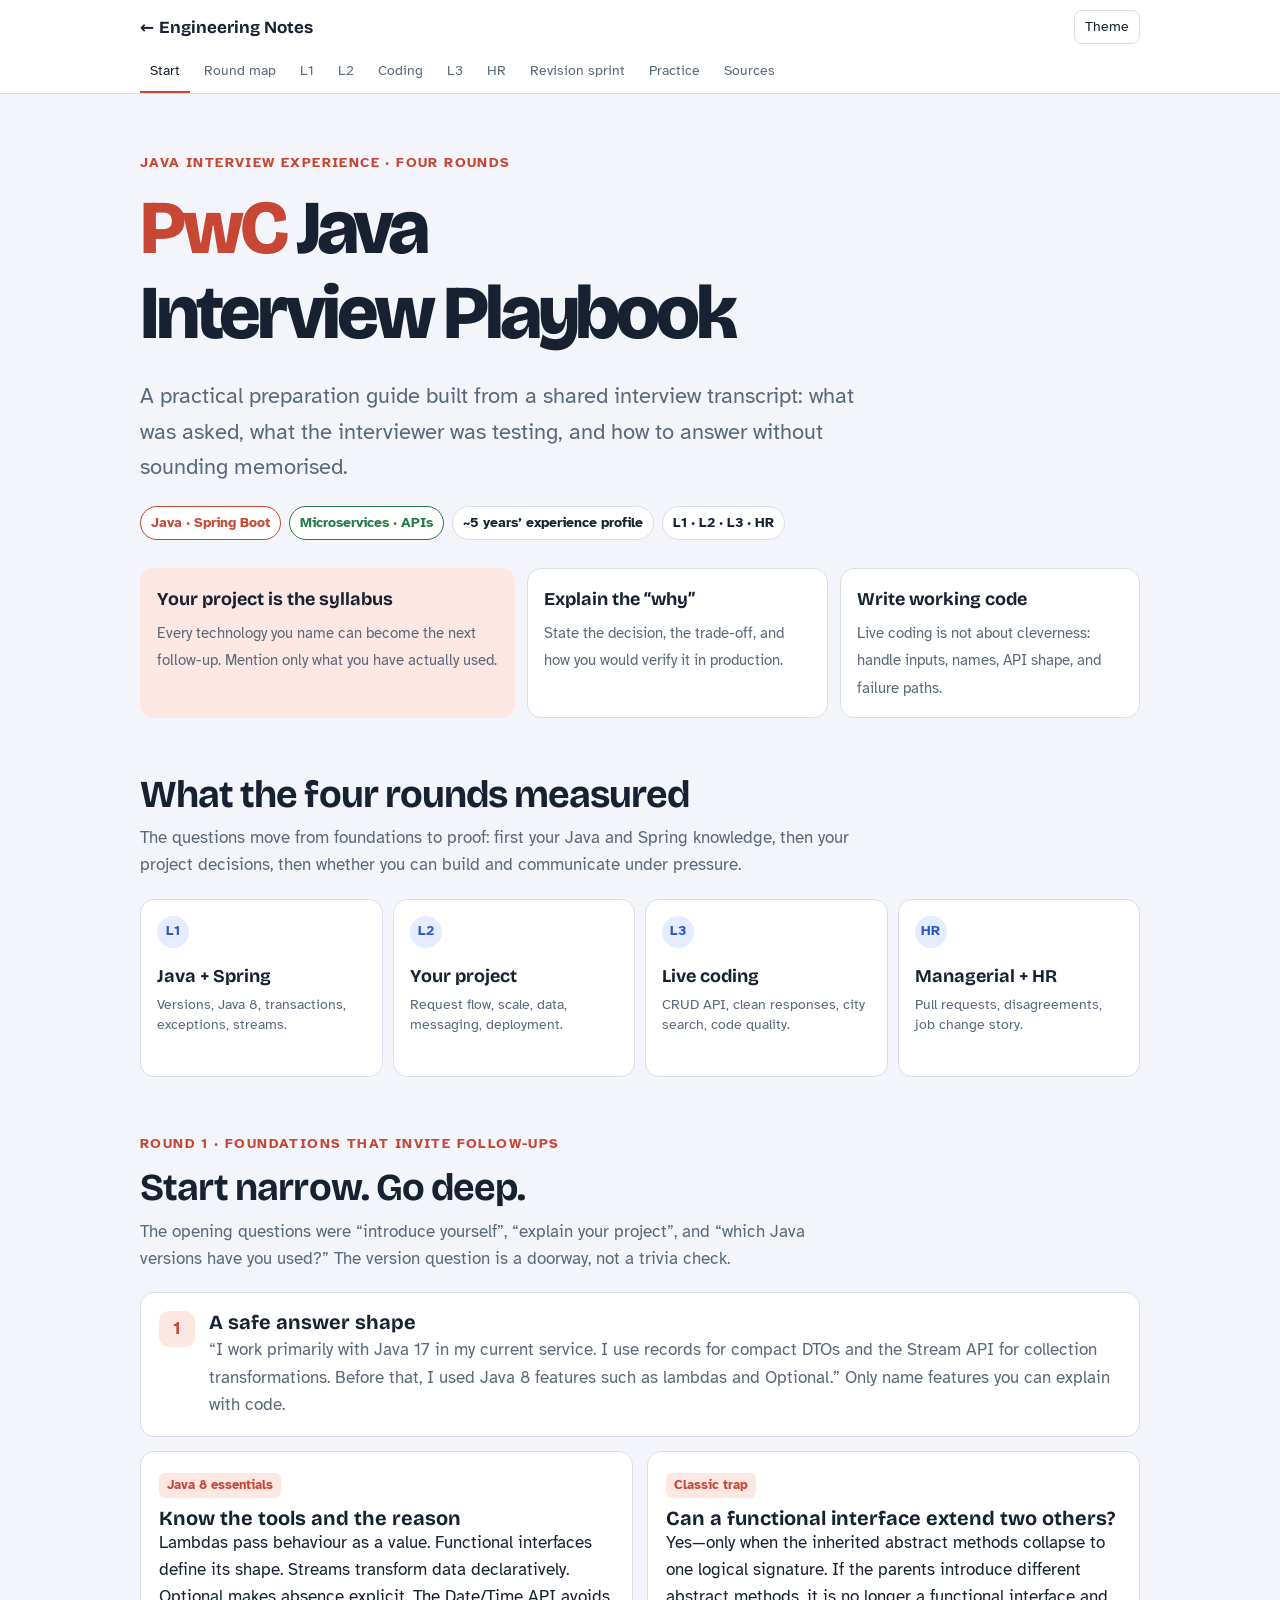
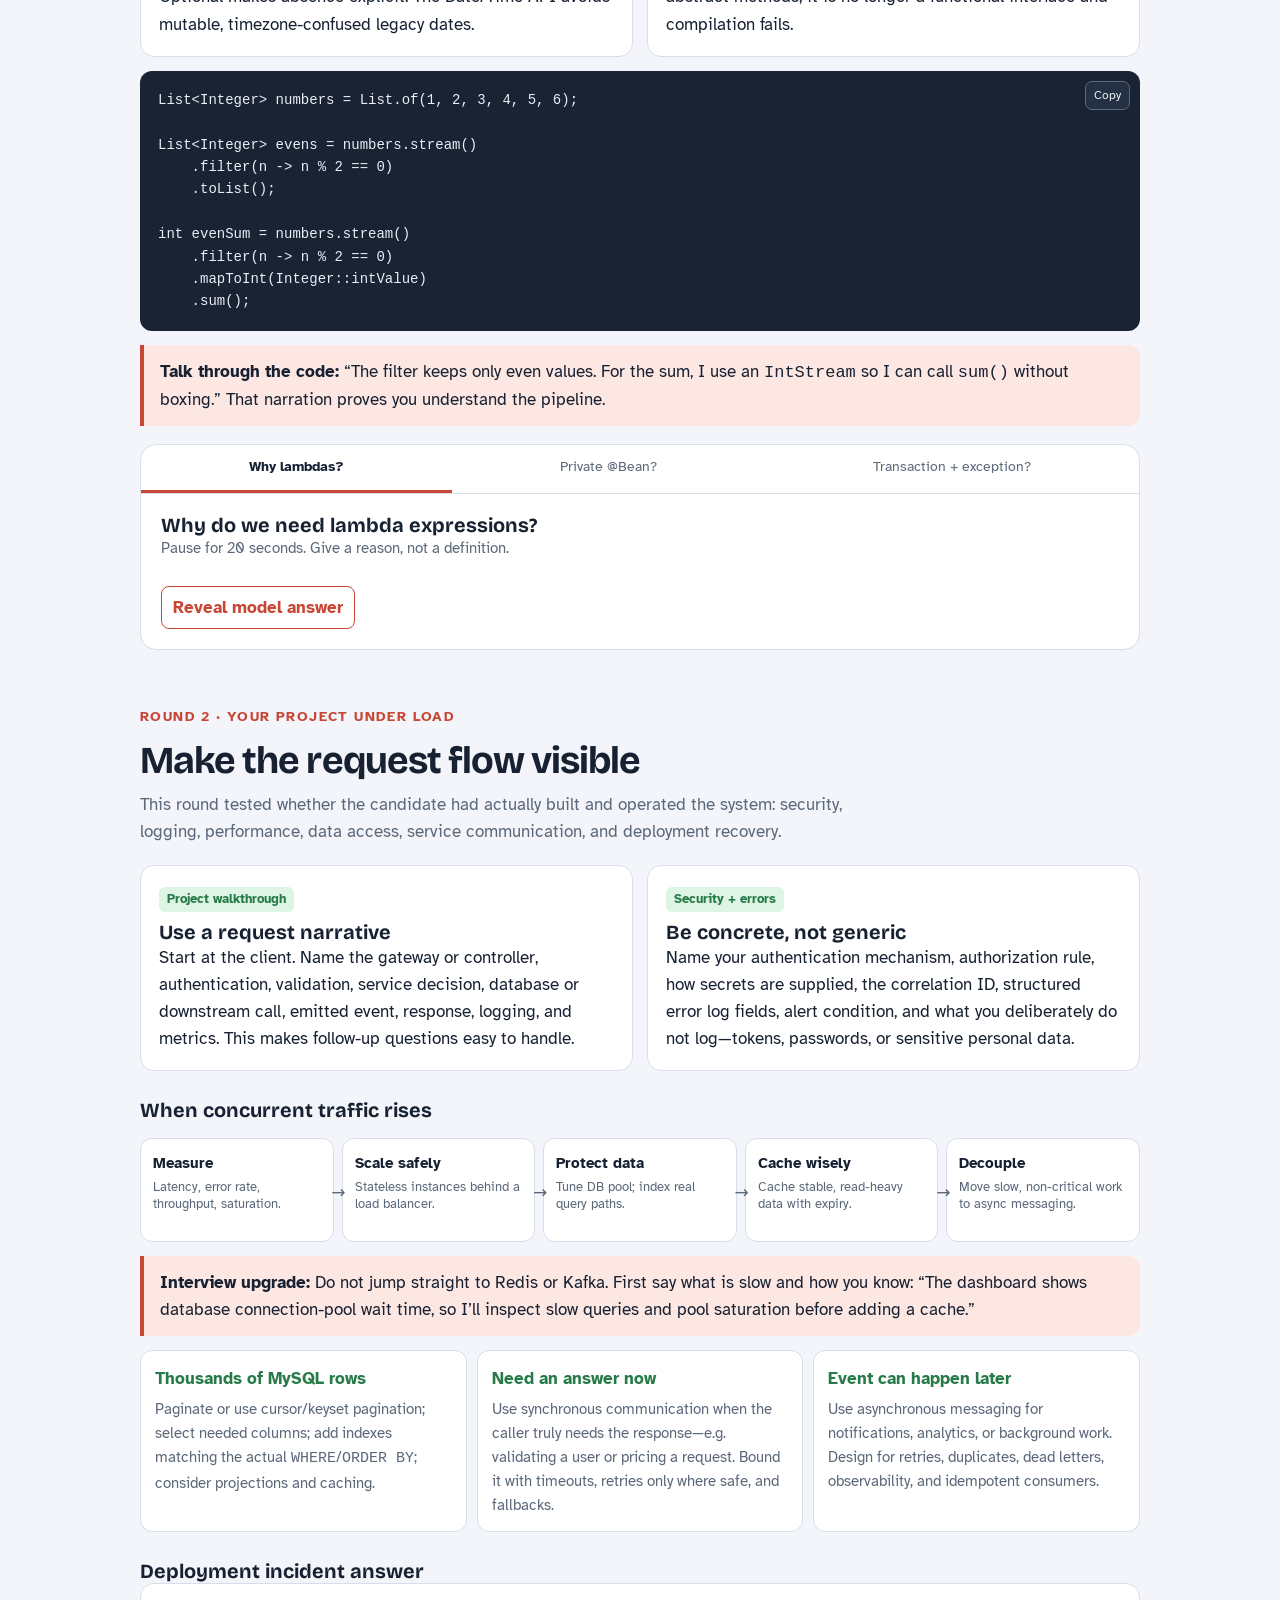
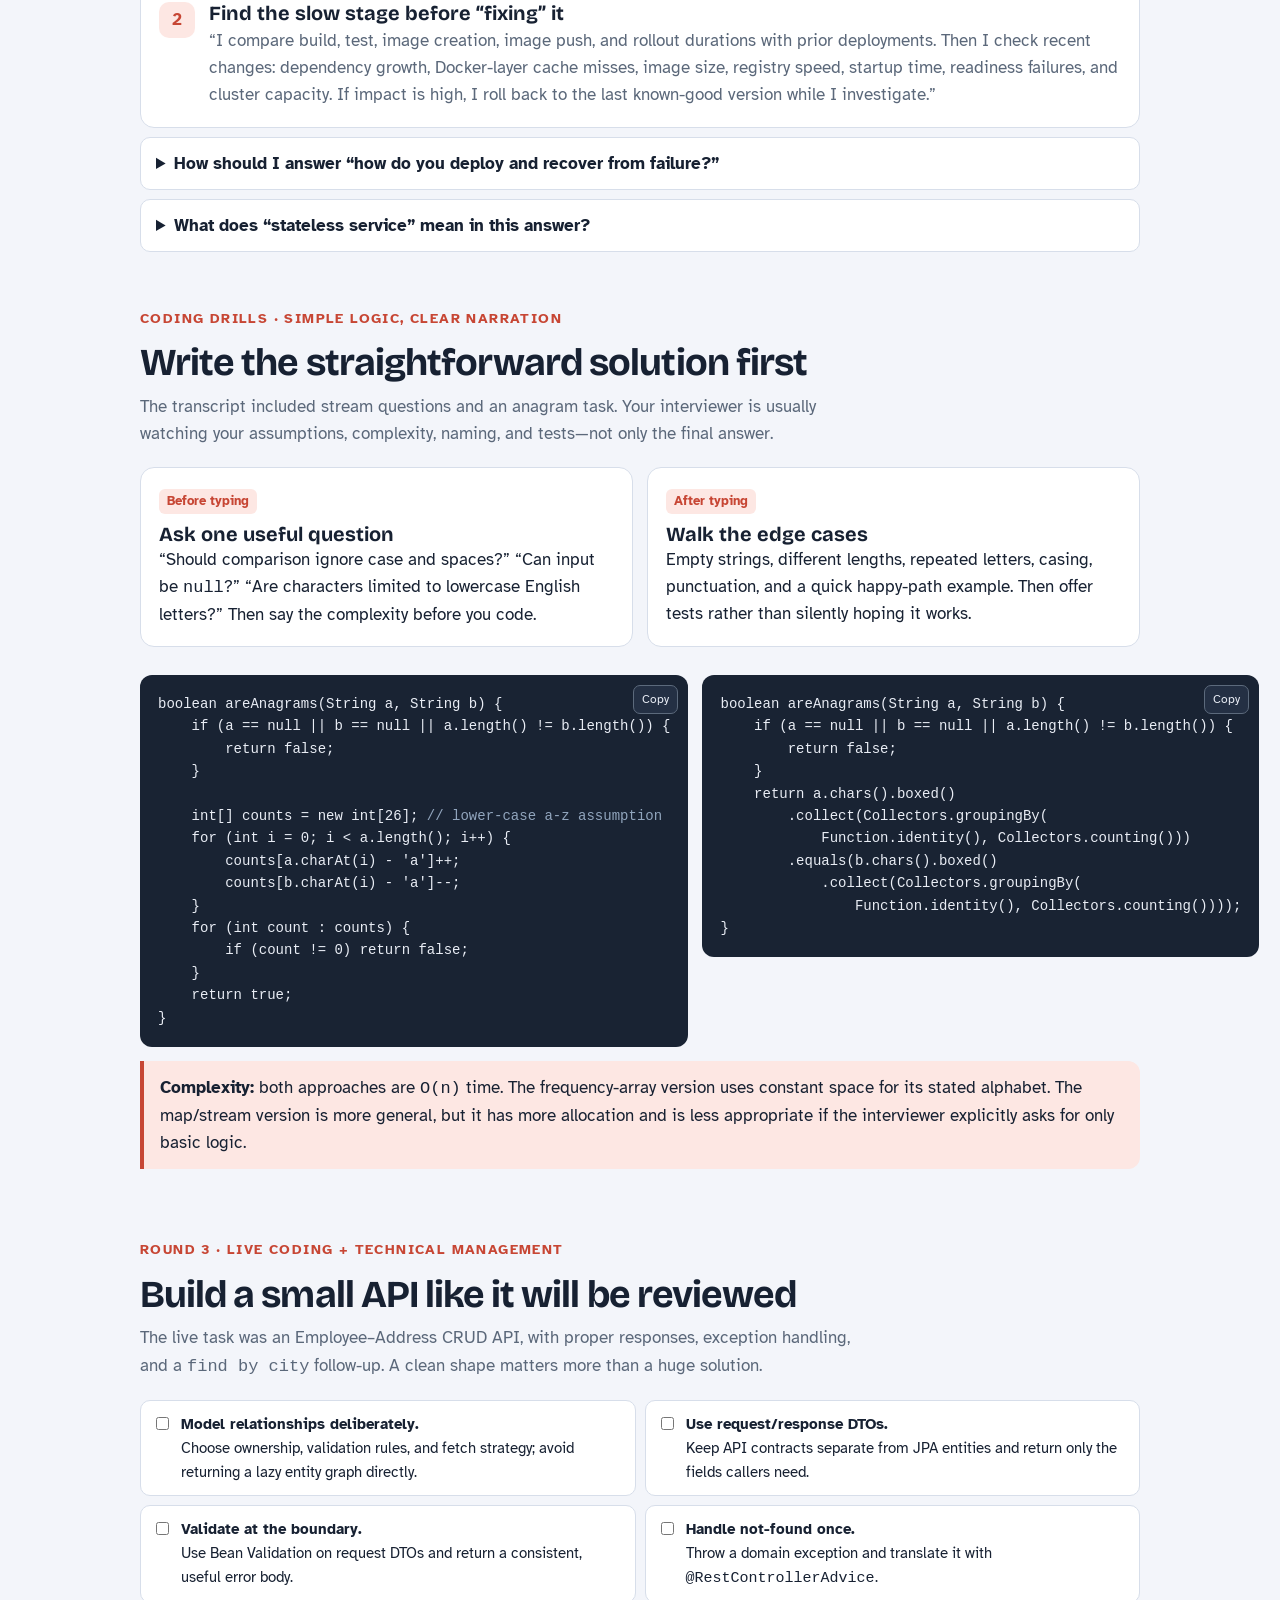
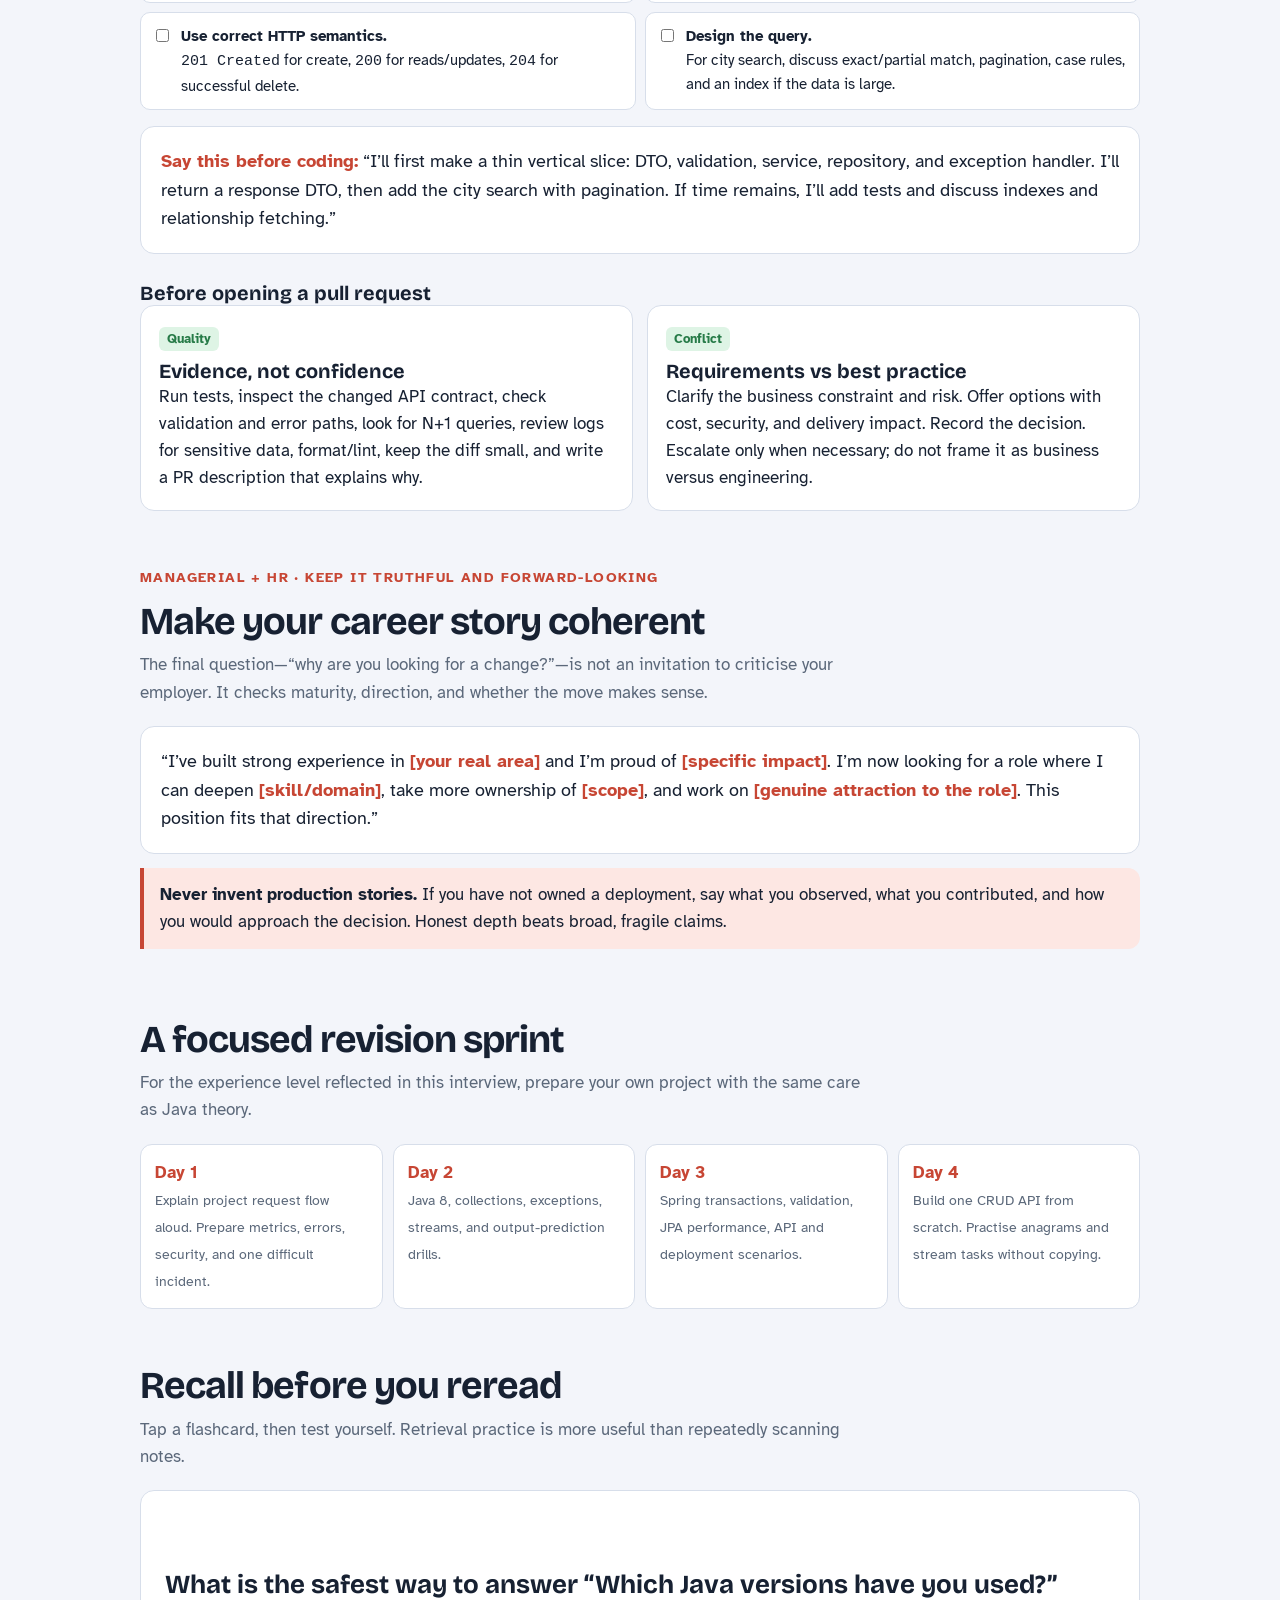
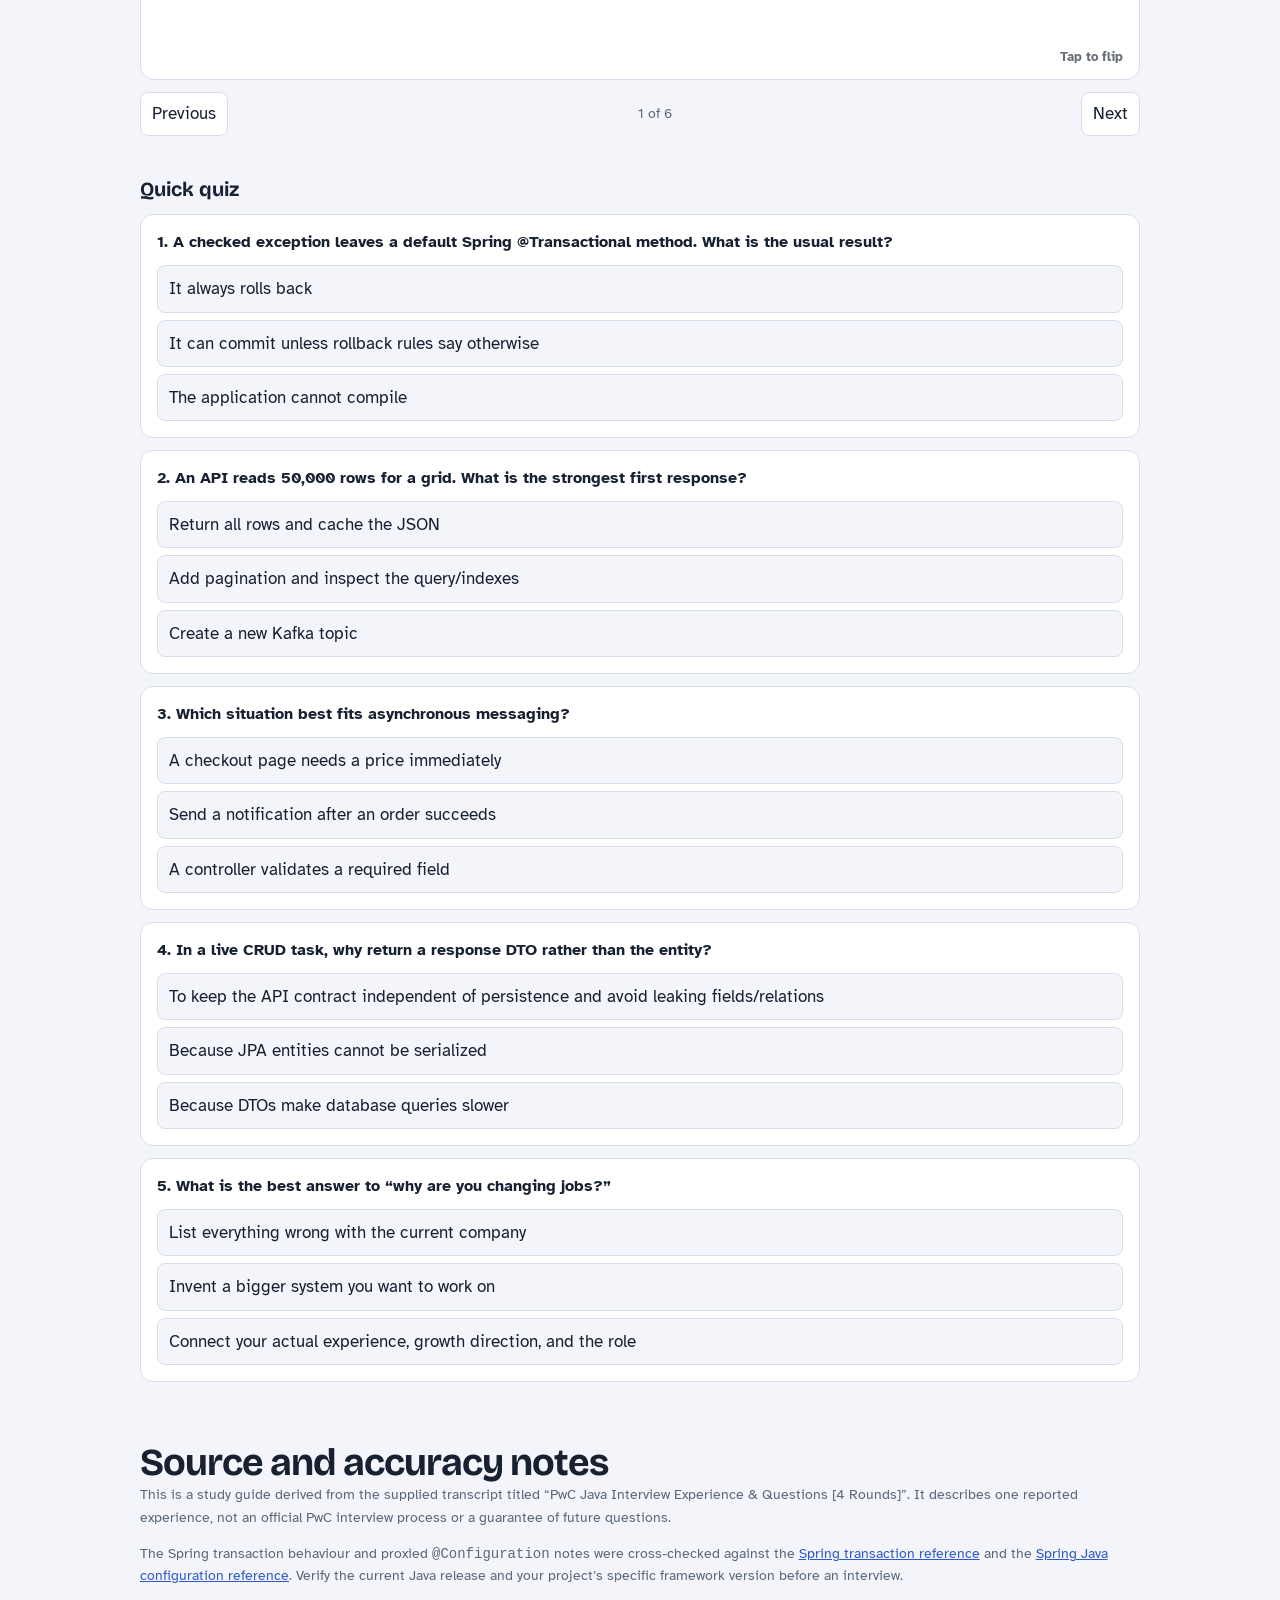
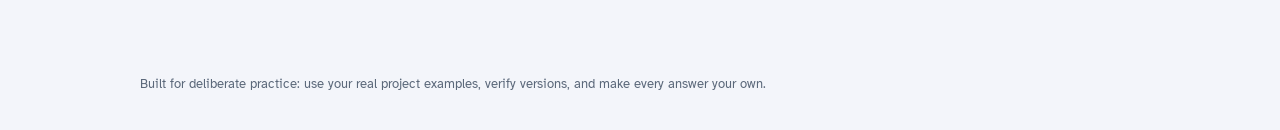
<file: notes/java-interview-exp/PwC Java Interview Playbook.html>
<!doctype html>
<html lang="en">
<head>
  <meta charset="utf-8">
  <meta name="viewport" content="width=device-width, initial-scale=1, viewport-fit=cover">
  <meta name="description" content="An interactive Java, Spring Boot, and microservices interview playbook based on a four-round PwC Java interview experience.">
  <title>PwC Java Interview Playbook</title>
  <link rel="preconnect" href="https://fonts.googleapis.com">
  <link rel="preconnect" href="https://fonts.gstatic.com" crossorigin>
  <link href="https://fonts.googleapis.com/css2?family=Bricolage+Grotesque:opsz,wght@12..96,600;12..96,700;12..96,800&family=Atkinson+Hyperlegible:ital,wght@0,400;0,700;1,400&display=swap" rel="stylesheet">
  <style>
    :root { --bg:#f3f5fa; --surface:#fff; --ink:#172132; --muted:#5b687a; --line:#d7deea; --java:#c74634; --java-soft:#fde7e3; --spring:#277b48; --spring-soft:#def4e5; --blue:#2d5ac7; --blue-soft:#e5ecff; --code:#192333; --code-ink:#e9edf5; color-scheme:light; }
    :root[data-theme="dark"] { --bg:#101620; --surface:#192230; --ink:#edf1f7; --muted:#a9b6c8; --line:#324154; --java:#ff8e7d; --java-soft:#42221f; --spring:#65d18e; --spring-soft:#173a28; --blue:#a9beff; --blue-soft:#202c50; --code:#0a1019; --code-ink:#e9edf5; color-scheme:dark; }
    @media (prefers-color-scheme:dark) { :root:not([data-theme="light"]) { --bg:#101620; --surface:#192230; --ink:#edf1f7; --muted:#a9b6c8; --line:#324154; --java:#ff8e7d; --java-soft:#42221f; --spring:#65d18e; --spring-soft:#173a28; --blue:#a9beff; --blue-soft:#202c50; --code:#0a1019; --code-ink:#e9edf5; color-scheme:dark; } }
    * { box-sizing:border-box; }
    html { scroll-behavior:smooth; scroll-padding-top:112px; }
    body { margin:0; background:var(--bg); color:var(--ink); font:400 17px/1.6 "Atkinson Hyperlegible",system-ui,-apple-system,"Segoe UI",sans-serif; }
    button,input { font:inherit; }
    button { cursor:pointer; }
    :focus-visible { outline:3px solid var(--blue); outline-offset:3px; }
    .skip { position:absolute; left:-999px; }
    .skip:focus { left:16px; top:14px; z-index:20; background:var(--surface); color:var(--ink); padding:8px 12px; border-radius:8px; }
    .top { position:sticky; top:0; z-index:10; background:color-mix(in srgb, var(--surface) 93%, transparent); backdrop-filter:blur(14px); border-bottom:1px solid var(--line); }
    .top-in { max-width:1040px; margin:auto; padding:10px 20px 0; }
    .brand { display:flex; align-items:center; justify-content:space-between; gap:12px; }
    .brand a { color:var(--ink); text-decoration:none; font-weight:700; }
    .brand b { font-family:"Bricolage Grotesque",sans-serif; }
    .theme { border:1px solid var(--line); color:var(--ink); background:var(--surface); border-radius:8px; padding:5px 10px; font-size:14px; }
    .nav { display:flex; gap:4px; overflow-x:auto; scrollbar-width:none; margin-top:8px; }
    .nav a { flex:0 0 auto; color:var(--muted); text-decoration:none; padding:8px 10px; border-bottom:2px solid transparent; font-size:14px; }
    .nav a.active { color:var(--ink); border-bottom-color:var(--java); }
    main, footer { max-width:1040px; margin:auto; padding-inline:20px; }
    main { padding-bottom:72px; }
    section { padding-top:56px; }
    h1,h2,h3 { font-family:"Bricolage Grotesque", "Atkinson Hyperlegible", sans-serif; line-height:1.12; margin:0; }
    h2 { font-size:clamp(28px,4vw,38px); letter-spacing:-.025em; }
    h3 { font-size:20px; }
    p { margin:0 0 14px; }
    .eyebrow { margin:0 0 12px; color:var(--java); font-size:14px; font-weight:700; letter-spacing:.1em; text-transform:uppercase; }
    .hero { padding-top:58px; }
    .hero h1 { max-width:880px; font-size:clamp(44px,8vw,76px); font-weight:800; letter-spacing:-.055em; }
    .hero h1 em { color:var(--java); font-style:normal; }
    .hero .lead { max-width:720px; margin-top:22px; color:var(--muted); font-size:clamp(18px,2.5vw,22px); }
    .pills { display:flex; flex-wrap:wrap; gap:8px; margin-top:22px; }
    .pill { border:1px solid var(--line); background:var(--surface); border-radius:999px; padding:5px 10px; font-size:14px; font-weight:700; }
    .pill.java { color:var(--java); border-color:var(--java); } .pill.spring { color:var(--spring); border-color:var(--spring); }
    .principle { margin-top:28px; display:grid; grid-template-columns:1.25fr 1fr 1fr; gap:12px; }
    .principle > div { border:1px solid var(--line); background:var(--surface); border-radius:14px; padding:16px; }
    .principle strong { display:block; margin-bottom:5px; font-family:"Bricolage Grotesque",sans-serif; font-size:18px; }
    .principle span { color:var(--muted); font-size:15px; }
    .principle .hot { background:var(--java-soft); border-color:transparent; }
    .section-lead { max-width:720px; color:var(--muted); margin:8px 0 20px; }
    .rounds { display:grid; grid-template-columns:repeat(4,1fr); gap:10px; }
    .round { display:block; min-height:178px; padding:16px; border-radius:14px; border:1px solid var(--line); background:var(--surface); color:var(--ink); text-decoration:none; transition:transform .18s, border-color .18s; }
    .round:hover { transform:translateY(-3px); border-color:var(--blue); }
    .round .n { display:grid; place-items:center; width:32px; height:32px; margin-bottom:14px; border-radius:50%; background:var(--blue-soft); color:var(--blue); font-size:14px; font-weight:700; }
    .round b { display:block; font-family:"Bricolage Grotesque",sans-serif; font-size:18px; }
    .round small { display:block; margin-top:5px; color:var(--muted); line-height:1.35; }
    .answer-frame { display:grid; grid-template-columns:auto 1fr; gap:14px; padding:18px; border:1px solid var(--line); border-radius:14px; background:var(--surface); }
    .answer-frame .num { display:grid; place-items:center; width:36px; height:36px; border-radius:10px; background:var(--java-soft); color:var(--java); font-weight:700; }
    .answer-frame p { margin:3px 0 0; color:var(--muted); }
    .grid2 { display:grid; grid-template-columns:repeat(2,1fr); gap:14px; }
    .card { border:1px solid var(--line); border-radius:14px; background:var(--surface); padding:18px; }
    .card p:last-child { margin-bottom:0; }
    .card .tag { display:inline-block; margin-bottom:9px; border-radius:6px; padding:2px 8px; background:var(--blue-soft); color:var(--blue); font-size:13px; font-weight:700; }
    .card .tag.spring { background:var(--spring-soft); color:var(--spring); }
    .card .tag.java { background:var(--java-soft); color:var(--java); }
    .code { position:relative; margin:14px 0 0; }
    pre { margin:0; overflow:auto; border-radius:12px; background:var(--code); color:var(--code-ink); padding:18px; font:14px/1.6 ui-monospace,SFMono-Regular,Menlo,Consolas,monospace; }
    code .comment { color:#91a5bd; }
    .copy { position:absolute; right:10px; top:10px; border:1px solid #5c6a7c; border-radius:7px; padding:4px 8px; color:var(--code-ink); background:#243044; font-size:12px; }
    .truth { border-left:4px solid var(--java); background:var(--java-soft); border-radius:0 12px 12px 0; padding:13px 16px; margin-top:14px; }
    .truth p { margin:0; }
    details { border:1px solid var(--line); border-radius:10px; background:var(--surface); margin-top:9px; }
    summary { padding:12px 15px; cursor:pointer; font-weight:700; }
    details > div { padding:0 15px 14px; color:var(--muted); }
    .drill { border:1px solid var(--line); border-radius:16px; overflow:hidden; background:var(--surface); }
    .drill-tabs { display:flex; overflow-x:auto; gap:0; border-bottom:1px solid var(--line); }
    .drill-tabs button { flex:1 0 auto; border:0; background:transparent; color:var(--muted); padding:11px 14px; border-bottom:3px solid transparent; font-size:14px; }
    .drill-tabs button.on { color:var(--ink); border-bottom-color:var(--java); font-weight:700; }
    .drill-body { padding:20px; }
    .drill-q { color:var(--muted); font-size:15px; }
    .drill-a { display:none; margin-top:14px; padding:14px; border-radius:10px; background:var(--bg); }
    .drill-a.show { display:block; }
    .reveal { margin-top:12px; border:1px solid var(--java); background:transparent; color:var(--java); border-radius:8px; padding:7px 11px; font-weight:700; }
    .pipeline { display:grid; grid-template-columns:repeat(5,1fr); gap:8px; margin-top:16px; }
    .step { position:relative; min-height:104px; padding:12px; border-radius:12px; background:var(--surface); border:1px solid var(--line); }
    .step:not(:last-child)::after { content:"→"; position:absolute; right:-13px; top:40px; z-index:2; color:var(--muted); }
    .step b { display:block; font-size:15px; } .step span { display:block; margin-top:4px; color:var(--muted); font-size:13px; line-height:1.35; }
    .decision { display:grid; grid-template-columns:repeat(3,1fr); gap:10px; margin-top:14px; }
    .decision article { border:1px solid var(--line); border-radius:12px; background:var(--surface); padding:14px; }
    .decision b { display:block; color:var(--spring); }
    .decision p { margin:5px 0 0; color:var(--muted); font-size:15px; }
    .checklist { display:grid; grid-template-columns:repeat(2,1fr); gap:9px; margin-top:14px; }
    .check { display:flex; gap:9px; align-items:flex-start; padding:11px; border:1px solid var(--line); border-radius:10px; background:var(--surface); font-size:15px; }
    .check input { margin-top:5px; accent-color:var(--spring); }
    .interview-script { border:1px solid var(--line); border-radius:14px; background:var(--surface); padding:20px; font-size:18px; }
    .interview-script b { color:var(--java); }
    .study { display:grid; grid-template-columns:repeat(4,1fr); gap:10px; }
    .study div { border-radius:12px; padding:14px; background:var(--surface); border:1px solid var(--line); }
    .study b { display:block; color:var(--java); }
    .study span { color:var(--muted); font-size:14px; }
    .fc { position:relative; min-height:190px; cursor:pointer; perspective:1000px; }
    .fc-inner { position:absolute; inset:0; transition:transform .45s; transform-style:preserve-3d; }
    .fc.flip .fc-inner { transform:rotateY(180deg); }
    .face { position:absolute; inset:0; display:flex; flex-direction:column; justify-content:center; padding:24px; border-radius:14px; backface-visibility:hidden; -webkit-backface-visibility:hidden; }
    .front { border:1px solid var(--line); background:var(--surface); } .back { background:var(--ink); color:var(--surface); transform:rotateY(180deg); }
    .face b { position:absolute; right:16px; bottom:12px; font-size:13px; opacity:.65; }
    .face q { quotes:none; font-family:"Bricolage Grotesque",sans-serif; font-size:clamp(20px,3vw,26px); font-weight:700; line-height:1.25; }
    .fc-nav { display:flex; align-items:center; justify-content:space-between; margin-top:12px; }
    .btn { border:1px solid var(--line); border-radius:8px; padding:7px 11px; background:var(--surface); color:var(--ink); }
    .fc-nav span { color:var(--muted); font-size:14px; }
    .quiz { display:grid; gap:12px; }
    .question { border:1px solid var(--line); border-radius:13px; padding:16px; background:var(--surface); }
    .question h3 { font-family:"Atkinson Hyperlegible",sans-serif; font-size:16px; line-height:1.4; }
    .opts { display:grid; gap:7px; margin-top:12px; }
    .opts button { text-align:left; border:1px solid var(--line); background:var(--bg); color:var(--ink); border-radius:8px; padding:9px 11px; }
    .opts button.right { border-color:var(--spring); background:var(--spring-soft); color:var(--spring); font-weight:700; }
    .opts button.wrong { border-color:var(--java); background:var(--java-soft); color:var(--java); }
    .why { margin:9px 0 0; color:var(--muted); font-size:14px; }
    .score { margin:4px 0 0; font-family:"Bricolage Grotesque",sans-serif; font-size:20px; font-weight:700; }
    .sources { color:var(--muted); font-size:14px; }
    .sources a { color:var(--blue); }
    footer { padding-bottom:42px; color:var(--muted); font-size:13px; }
    @media (max-width:760px) { body { font-size:16px; } .principle,.grid2,.decision,.study { grid-template-columns:1fr; } .rounds { grid-template-columns:repeat(2,1fr); } .pipeline { grid-template-columns:1fr; } .step:not(:last-child)::after { content:"↓"; right:auto; left:50%; top:auto; bottom:-17px; } .checklist { grid-template-columns:1fr; } }
    @media (prefers-reduced-motion:reduce) { html { scroll-behavior:auto; } .round,.fc-inner { transition:none; } }
  </style>
</head>
<body>
  <a class="skip" href="#content">Skip to content</a>
  <header class="top">
    <div class="top-in">
      <div class="brand"><a href="../../index.html">← <b>Engineering Notes</b></a><button class="theme" id="theme" type="button">Theme</button></div>
      <nav class="nav" id="nav" aria-label="Notebook sections"></nav>
    </div>
  </header>

  <main id="content">
    <section class="hero" id="start" data-label="Start">
      <p class="eyebrow">Java interview experience · four rounds</p>
      <h1><em>PwC</em> Java<br>Interview Playbook</h1>
      <p class="lead">A practical preparation guide built from a shared interview transcript: what was asked, what the interviewer was testing, and how to answer without sounding memorised.</p>
      <div class="pills"><span class="pill java">Java · Spring Boot</span><span class="pill spring">Microservices · APIs</span><span class="pill">~5 years’ experience profile</span><span class="pill">L1 · L2 · L3 · HR</span></div>
      <div class="principle">
        <div class="hot"><strong>Your project is the syllabus</strong><span>Every technology you name can become the next follow-up. Mention only what you have actually used.</span></div>
        <div><strong>Explain the “why”</strong><span>State the decision, the trade-off, and how you would verify it in production.</span></div>
        <div><strong>Write working code</strong><span>Live coding is not about cleverness: handle inputs, names, API shape, and failure paths.</span></div>
      </div>
    </section>

    <section id="map" data-label="Round map">
      <h2>What the four rounds measured</h2>
      <p class="section-lead">The questions move from foundations to proof: first your Java and Spring knowledge, then your project decisions, then whether you can build and communicate under pressure.</p>
      <div class="rounds">
        <a class="round" href="#l1"><span class="n">L1</span><b>Java + Spring</b><small>Versions, Java 8, transactions, exceptions, streams.</small></a>
        <a class="round" href="#l2"><span class="n">L2</span><b>Your project</b><small>Request flow, scale, data, messaging, deployment.</small></a>
        <a class="round" href="#l3"><span class="n">L3</span><b>Live coding</b><small>CRUD API, clean responses, city search, code quality.</small></a>
        <a class="round" href="#hr"><span class="n">HR</span><b>Managerial + HR</b><small>Pull requests, disagreements, job change story.</small></a>
      </div>
    </section>

    <section id="l1" data-label="L1">
      <p class="eyebrow">Round 1 · foundations that invite follow-ups</p>
      <h2>Start narrow. Go deep.</h2>
      <p class="section-lead">The opening questions were “introduce yourself”, “explain your project”, and “which Java versions have you used?” The version question is a doorway, not a trivia check.</p>
      <div class="answer-frame"><span class="num">1</span><div><h3>A safe answer shape</h3><p>“I work primarily with Java 17 in my current service. I use records for compact DTOs and the Stream API for collection transformations. Before that, I used Java 8 features such as lambdas and Optional.” Only name features you can explain with code.</p></div></div>
      <div class="grid2" style="margin-top:14px">
        <article class="card"><span class="tag java">Java 8 essentials</span><h3>Know the tools and the reason</h3><p>Lambdas pass behaviour as a value. Functional interfaces define its shape. Streams transform data declaratively. Optional makes absence explicit. The Date/Time API avoids mutable, timezone-confused legacy dates.</p></article>
        <article class="card"><span class="tag java">Classic trap</span><h3>Can a functional interface extend two others?</h3><p>Yes—only when the inherited abstract methods collapse to one logical signature. If the parents introduce different abstract methods, it is no longer a functional interface and compilation fails.</p></article>
      </div>
      <div class="code"><button class="copy" type="button" data-copy="stream-code">Copy</button><pre id="stream-code"><code>List&lt;Integer&gt; numbers = List.of(1, 2, 3, 4, 5, 6);

List&lt;Integer&gt; evens = numbers.stream()
    .filter(n -&gt; n % 2 == 0)
    .toList();

int evenSum = numbers.stream()
    .filter(n -&gt; n % 2 == 0)
    .mapToInt(Integer::intValue)
    .sum();</code></pre></div>
      <p class="truth"><b>Talk through the code:</b> “The filter keeps only even values. For the sum, I use an <code>IntStream</code> so I can call <code>sum()</code> without boxing.” That narration proves you understand the pipeline.</p>
      <div class="drill" style="margin-top:18px" aria-label="Answer practice">
        <div class="drill-tabs"><button class="on" data-drill="lambda" type="button">Why lambdas?</button><button data-drill="bean" type="button">Private @Bean?</button><button data-drill="tx" type="button">Transaction + exception?</button></div>
        <div class="drill-body">
          <div class="drill-item" data-item="lambda"><h3>Why do we need lambda expressions?</h3><p class="drill-q">Pause for 20 seconds. Give a reason, not a definition.</p><button class="reveal" type="button">Reveal model answer</button><div class="drill-a"><b>Model answer:</b> Lambdas let us pass small behaviour to a method without an anonymous class. They work with functional interfaces and make transformations such as filtering, mapping, and sorting shorter and easier to compose. I use them most often in Stream pipelines and callbacks.</div></div>
          <div class="drill-item" data-item="bean" hidden><h3>Can an <code>@Bean</code> method be private?</h3><p class="drill-q">Explain the proxy issue, then state the exception.</p><button class="reveal" type="button">Reveal model answer</button><div class="drill-a"><b>Model answer:</b> In a normal proxied <code>@Configuration</code> class, Spring enhances the configuration class so inter-<code>@Bean</code> calls can return managed singletons. Private methods cannot be overridden, so avoid private <code>@Bean</code> methods there. With <code>proxyBeanMethods = false</code> / non-configuration “lite” mode, those cross-method calls are not intercepted—use dependency injection instead.</div></div>
          <div class="drill-item" data-item="tx" hidden><h3>Can a transaction commit after an exception?</h3><p class="drill-q">Say the default, then name two ways the result can change.</p><button class="reveal" type="button">Reveal model answer</button><div class="drill-a"><b>Model answer:</b> Yes. Spring’s usual default rolls back for <code>RuntimeException</code> and <code>Error</code>, not checked exceptions. It may also commit if an exception is caught and not rethrown. I make the intended behaviour explicit with <code>rollbackFor</code> when appropriate, and I verify the real outcome with an integration test.</div></div>
        </div>
      </div>
    </section>

    <section id="l2" data-label="L2">
      <p class="eyebrow">Round 2 · your project under load</p>
      <h2>Make the request flow visible</h2>
      <p class="section-lead">This round tested whether the candidate had actually built and operated the system: security, logging, performance, data access, service communication, and deployment recovery.</p>
      <div class="grid2">
        <article class="card"><span class="tag spring">Project walkthrough</span><h3>Use a request narrative</h3><p>Start at the client. Name the gateway or controller, authentication, validation, service decision, database or downstream call, emitted event, response, logging, and metrics. This makes follow-up questions easy to handle.</p></article>
        <article class="card"><span class="tag spring">Security + errors</span><h3>Be concrete, not generic</h3><p>Name your authentication mechanism, authorization rule, how secrets are supplied, the correlation ID, structured error log fields, alert condition, and what you deliberately do not log—tokens, passwords, or sensitive personal data.</p></article>
      </div>
      <h3 style="margin-top:28px">When concurrent traffic rises</h3>
      <div class="pipeline"><div class="step"><b>Measure</b><span>Latency, error rate, throughput, saturation.</span></div><div class="step"><b>Scale safely</b><span>Stateless instances behind a load balancer.</span></div><div class="step"><b>Protect data</b><span>Tune DB pool; index real query paths.</span></div><div class="step"><b>Cache wisely</b><span>Cache stable, read-heavy data with expiry.</span></div><div class="step"><b>Decouple</b><span>Move slow, non-critical work to async messaging.</span></div></div>
      <p class="truth"><b>Interview upgrade:</b> Do not jump straight to Redis or Kafka. First say what is slow and how you know: “The dashboard shows database connection-pool wait time, so I’ll inspect slow queries and pool saturation before adding a cache.”</p>
      <div class="decision">
        <article><b>Thousands of MySQL rows</b><p>Paginate or use cursor/keyset pagination; select needed columns; add indexes matching the actual <code>WHERE</code>/<code>ORDER BY</code>; consider projections and caching.</p></article>
        <article><b>Need an answer now</b><p>Use synchronous communication when the caller truly needs the response—e.g. validating a user or pricing a request. Bound it with timeouts, retries only where safe, and fallbacks.</p></article>
        <article><b>Event can happen later</b><p>Use asynchronous messaging for notifications, analytics, or background work. Design for retries, duplicates, dead letters, observability, and idempotent consumers.</p></article>
      </div>
      <h3 style="margin-top:28px">Deployment incident answer</h3>
      <div class="answer-frame"><span class="num">2</span><div><h3>Find the slow stage before “fixing” it</h3><p>“I compare build, test, image creation, image push, and rollout durations with prior deployments. Then I check recent changes: dependency growth, Docker-layer cache misses, image size, registry speed, startup time, readiness failures, and cluster capacity. If impact is high, I roll back to the last known-good version while I investigate.”</p></div></div>
      <details><summary>How should I answer “how do you deploy and recover from failure?”</summary><div>Describe your real pipeline. Mention checks before deployment, health/readiness probes, logs and metrics during rollout, a rollback path, and a short post-incident improvement. Never claim blue-green or canary deployment if you have not used it; explain how you would use it instead.</div></details>
      <details><summary>What does “stateless service” mean in this answer?</summary><div>Any request can go to any instance because user/session state is not stored in that instance’s memory. Persistent state lives in a shared backing store such as a database, cache, or identity provider. That makes horizontal scaling and replacement safer.</div></details>
    </section>

    <section id="code" data-label="Coding">
      <p class="eyebrow">Coding drills · simple logic, clear narration</p>
      <h2>Write the straightforward solution first</h2>
      <p class="section-lead">The transcript included stream questions and an anagram task. Your interviewer is usually watching your assumptions, complexity, naming, and tests—not only the final answer.</p>
      <div class="grid2">
        <article class="card"><span class="tag java">Before typing</span><h3>Ask one useful question</h3><p>“Should comparison ignore case and spaces?” “Can input be <code>null</code>?” “Are characters limited to lowercase English letters?” Then say the complexity before you code.</p></article>
        <article class="card"><span class="tag java">After typing</span><h3>Walk the edge cases</h3><p>Empty strings, different lengths, repeated letters, casing, punctuation, and a quick happy-path example. Then offer tests rather than silently hoping it works.</p></article>
      </div>
      <div class="grid2" style="margin-top:14px">
        <div class="code"><button class="copy" type="button" data-copy="anagram-basic">Copy</button><pre id="anagram-basic"><code>boolean areAnagrams(String a, String b) {
    if (a == null || b == null || a.length() != b.length()) {
        return false;
    }

    int[] counts = new int[26]; <span class="comment">// lower-case a-z assumption</span>
    for (int i = 0; i &lt; a.length(); i++) {
        counts[a.charAt(i) - 'a']++;
        counts[b.charAt(i) - 'a']--;
    }
    for (int count : counts) {
        if (count != 0) return false;
    }
    return true;
}</code></pre></div>
        <div class="code"><button class="copy" type="button" data-copy="anagram-map">Copy</button><pre id="anagram-map"><code>boolean areAnagrams(String a, String b) {
    if (a == null || b == null || a.length() != b.length()) {
        return false;
    }
    return a.chars().boxed()
        .collect(Collectors.groupingBy(
            Function.identity(), Collectors.counting()))
        .equals(b.chars().boxed()
            .collect(Collectors.groupingBy(
                Function.identity(), Collectors.counting())));
}</code></pre></div>
      </div>
      <p class="truth"><b>Complexity:</b> both approaches are <code>O(n)</code> time. The frequency-array version uses constant space for its stated alphabet. The map/stream version is more general, but it has more allocation and is less appropriate if the interviewer explicitly asks for only basic logic.</p>
    </section>

    <section id="l3" data-label="L3">
      <p class="eyebrow">Round 3 · live coding + technical management</p>
      <h2>Build a small API like it will be reviewed</h2>
      <p class="section-lead">The live task was an Employee–Address CRUD API, with proper responses, exception handling, and a <code>find by city</code> follow-up. A clean shape matters more than a huge solution.</p>
      <div class="checklist" aria-label="Live coding CRUD checklist">
        <label class="check"><input type="checkbox"> <span><b>Model relationships deliberately.</b><br>Choose ownership, validation rules, and fetch strategy; avoid returning a lazy entity graph directly.</span></label>
        <label class="check"><input type="checkbox"> <span><b>Use request/response DTOs.</b><br>Keep API contracts separate from JPA entities and return only the fields callers need.</span></label>
        <label class="check"><input type="checkbox"> <span><b>Validate at the boundary.</b><br>Use Bean Validation on request DTOs and return a consistent, useful error body.</span></label>
        <label class="check"><input type="checkbox"> <span><b>Handle not-found once.</b><br>Throw a domain exception and translate it with <code>@RestControllerAdvice</code>.</span></label>
        <label class="check"><input type="checkbox"> <span><b>Use correct HTTP semantics.</b><br><code>201 Created</code> for create, <code>200</code> for reads/updates, <code>204</code> for successful delete.</span></label>
        <label class="check"><input type="checkbox"> <span><b>Design the query.</b><br>For city search, discuss exact/partial match, pagination, case rules, and an index if the data is large.</span></label>
      </div>
      <div class="interview-script" style="margin-top:16px"><b>Say this before coding:</b> “I’ll first make a thin vertical slice: DTO, validation, service, repository, and exception handler. I’ll return a response DTO, then add the city search with pagination. If time remains, I’ll add tests and discuss indexes and relationship fetching.”</div>
      <h3 style="margin-top:28px">Before opening a pull request</h3>
      <div class="grid2">
        <article class="card"><span class="tag spring">Quality</span><h3>Evidence, not confidence</h3><p>Run tests, inspect the changed API contract, check validation and error paths, look for N+1 queries, review logs for sensitive data, format/lint, keep the diff small, and write a PR description that explains why.</p></article>
        <article class="card"><span class="tag spring">Conflict</span><h3>Requirements vs best practice</h3><p>Clarify the business constraint and risk. Offer options with cost, security, and delivery impact. Record the decision. Escalate only when necessary; do not frame it as business versus engineering.</p></article>
      </div>
    </section>

    <section id="hr" data-label="HR">
      <p class="eyebrow">Managerial + HR · keep it truthful and forward-looking</p>
      <h2>Make your career story coherent</h2>
      <p class="section-lead">The final question—“why are you looking for a change?”—is not an invitation to criticise your employer. It checks maturity, direction, and whether the move makes sense.</p>
      <div class="interview-script">“I’ve built strong experience in <b>[your real area]</b> and I’m proud of <b>[specific impact]</b>. I’m now looking for a role where I can deepen <b>[skill/domain]</b>, take more ownership of <b>[scope]</b>, and work on <b>[genuine attraction to the role]</b>. This position fits that direction.”</div>
      <p class="truth"><b>Never invent production stories.</b> If you have not owned a deployment, say what you observed, what you contributed, and how you would approach the decision. Honest depth beats broad, fragile claims.</p>
    </section>

    <section id="sprint" data-label="Revision sprint">
      <h2>A focused revision sprint</h2>
      <p class="section-lead">For the experience level reflected in this interview, prepare your own project with the same care as Java theory.</p>
      <div class="study"><div><b>Day 1</b><span>Explain project request flow aloud. Prepare metrics, errors, security, and one difficult incident.</span></div><div><b>Day 2</b><span>Java 8, collections, exceptions, streams, and output-prediction drills.</span></div><div><b>Day 3</b><span>Spring transactions, validation, JPA performance, API and deployment scenarios.</span></div><div><b>Day 4</b><span>Build one CRUD API from scratch. Practise anagrams and stream tasks without copying.</span></div></div>
    </section>

    <section id="practice" data-label="Practice">
      <h2>Recall before you reread</h2>
      <p class="section-lead">Tap a flashcard, then test yourself. Retrieval practice is more useful than repeatedly scanning notes.</p>
      <div class="fc" id="flashcard" role="button" tabindex="0" aria-label="Flashcard, press to flip">
        <div class="fc-inner"><div class="face front"><q id="fc-question"></q><b>Tap to flip</b></div><div class="face back"><div id="fc-answer"></div><b>Tap to flip back</b></div></div>
      </div>
      <div class="fc-nav"><button class="btn" id="previous" type="button">Previous</button><span id="fc-count"></span><button class="btn" id="next" type="button">Next</button></div>
      <h3 style="margin-top:42px">Quick quiz</h3>
      <div class="quiz" id="quiz" style="margin-top:14px"></div><p class="score" id="score"></p>
    </section>

    <section id="sources" data-label="Sources">
      <h2>Source and accuracy notes</h2>
      <div class="sources"><p>This is a study guide derived from the supplied transcript titled “PwC Java Interview Experience &amp; Questions [4 Rounds]”. It describes one reported experience, not an official PwC interview process or a guarantee of future questions.</p><p>The Spring transaction behaviour and proxied <code>@Configuration</code> notes were cross-checked against the <a href="https://docs.spring.io/spring-framework/reference/data-access/transaction/declarative/annotations.html">Spring transaction reference</a> and the <a href="https://docs.spring.io/spring-framework/reference/core/beans/java/configuration-annotation.html">Spring Java configuration reference</a>. Verify the current Java release and your project’s specific framework version before an interview.</p></div>
    </section>
  </main>
  <footer>Built for deliberate practice: use your real project examples, verify versions, and make every answer your own.</footer>

  <script>
    const sections = [...document.querySelectorAll('main section[data-label]')];
    const nav = document.getElementById('nav');
    sections.forEach(section => { const a = document.createElement('a'); a.href = '#' + section.id; a.textContent = section.dataset.label; nav.appendChild(a); });
    const links = [...nav.querySelectorAll('a')];
    const observer = new IntersectionObserver(entries => entries.forEach(entry => { if (entry.isIntersecting) links.forEach(link => link.classList.toggle('active', link.getAttribute('href') === '#' + entry.target.id)); }), { rootMargin:'-42% 0px -52% 0px' });
    sections.forEach(section => observer.observe(section));

    const root = document.documentElement;
    document.getElementById('theme').onclick = () => { const dark = root.dataset.theme === 'dark'; root.dataset.theme = dark ? 'light' : 'dark'; };

    document.querySelectorAll('[data-copy]').forEach(button => button.onclick = async () => { const text = document.getElementById(button.dataset.copy).innerText; try { await navigator.clipboard.writeText(text); button.textContent = 'Copied'; setTimeout(() => button.textContent = 'Copy', 1200); } catch { button.textContent = 'Select code'; } });

    const drillButtons = [...document.querySelectorAll('[data-drill]')];
    drillButtons.forEach(button => button.onclick = () => { drillButtons.forEach(b => b.classList.toggle('on', b === button)); document.querySelectorAll('.drill-item').forEach(item => item.hidden = item.dataset.item !== button.dataset.drill); });
    document.querySelectorAll('.reveal').forEach(button => button.onclick = () => { const answer = button.nextElementSibling; answer.classList.toggle('show'); button.textContent = answer.classList.contains('show') ? 'Hide model answer' : 'Reveal model answer'; });

    const cards = [
      ['What is the safest way to answer “Which Java versions have you used?”', 'Name only versions you have used, say which one is current, and give one or two features you can explain with a real example.'],
      ['Why are lambdas useful?', 'They let you pass behaviour as a value through a functional interface, making callbacks and collection transformations easier to compose.'],
      ['When does Spring normally roll back a transaction?', 'By default, on RuntimeException and Error—not checked exceptions. Configure rollback rules deliberately and test the actual outcome.'],
      ['How do you approach a slow API returning thousands of rows?', 'Measure first; paginate, fetch only needed fields, add query-aligned indexes, inspect the query plan, then cache stable data if justified.'],
      ['When should asynchronous messaging be used?', 'When the caller does not need an immediate result and work can be retried later. Design for duplicate delivery, failures, observability, and idempotency.'],
      ['What makes a good live-coding API answer?', 'A small working vertical slice: DTO validation, clear service logic, consistent errors, correct HTTP status, and a concise explanation of trade-offs.']
    ];
    let cardIndex = 0;
    const flashcard = document.getElementById('flashcard');
    function renderCard() { flashcard.classList.remove('flip'); document.getElementById('fc-question').textContent = cards[cardIndex][0]; document.getElementById('fc-answer').textContent = cards[cardIndex][1]; document.getElementById('fc-count').textContent = `${cardIndex + 1} of ${cards.length}`; }
    flashcard.onclick = () => flashcard.classList.toggle('flip');
    flashcard.onkeydown = event => { if (event.key === 'Enter' || event.key === ' ') { event.preventDefault(); flashcard.classList.toggle('flip'); } };
    document.getElementById('next').onclick = () => { cardIndex = (cardIndex + 1) % cards.length; renderCard(); };
    document.getElementById('previous').onclick = () => { cardIndex = (cardIndex - 1 + cards.length) % cards.length; renderCard(); };
    renderCard();

    const questions = [
      { q:'A checked exception leaves a default Spring @Transactional method. What is the usual result?', o:['It always rolls back','It can commit unless rollback rules say otherwise','The application cannot compile'], a:1, why:'Spring’s traditional default rolls back for RuntimeException and Error, not checked exceptions.' },
      { q:'An API reads 50,000 rows for a grid. What is the strongest first response?', o:['Return all rows and cache the JSON','Add pagination and inspect the query/indexes','Create a new Kafka topic'], a:1, why:'Control result size and identify the query bottleneck before adding infrastructure.' },
      { q:'Which situation best fits asynchronous messaging?', o:['A checkout page needs a price immediately','Send a notification after an order succeeds','A controller validates a required field'], a:1, why:'Notifications can happen after the request and can be retried independently.' },
      { q:'In a live CRUD task, why return a response DTO rather than the entity?', o:['To keep the API contract independent of persistence and avoid leaking fields/relations','Because JPA entities cannot be serialized','Because DTOs make database queries slower'], a:0, why:'DTOs give the API a deliberate contract and avoid accidental entity-graph exposure.' },
      { q:'What is the best answer to “why are you changing jobs?”', o:['List everything wrong with the current company','Invent a bigger system you want to work on','Connect your actual experience, growth direction, and the role'], a:2, why:'A forward-looking, truthful story demonstrates maturity and intent.' }
    ];
    const quiz = document.getElementById('quiz'); let answered = 0, correct = 0;
    questions.forEach((item, index) => { const box = document.createElement('article'); box.className = 'question'; box.innerHTML = `<h3>${index + 1}. ${item.q}</h3><div class="opts"></div><p class="why" hidden></p>`; const opts = box.querySelector('.opts'), why = box.querySelector('.why'); item.o.forEach((option, optionIndex) => { const button = document.createElement('button'); button.type = 'button'; button.textContent = option; button.onclick = () => { opts.querySelectorAll('button').forEach((b, i) => { b.disabled = true; if (i === item.a) b.classList.add('right'); }); if (optionIndex === item.a) correct++; else button.classList.add('wrong'); why.hidden = false; why.textContent = item.why; answered++; if (answered === questions.length) document.getElementById('score').textContent = `Score: ${correct} of ${questions.length}. Revisit any explanation you missed.`; }; opts.appendChild(button); }); quiz.appendChild(box); });
  </script>
</body>
</html>
</file>
<file: assets/css/site.css>
:root { color-scheme: light dark; --page:#f6f7fb; --surface:#fff; --ink:#18202c; --muted:#586275; --line:#dce1ea; --accent:#4338ca; }
@media (prefers-color-scheme:dark) { :root { --page:#10141b; --surface:#18202b; --ink:#e6eaf0; --muted:#a7b1c1; --line:#2d3849; --accent:#a79fff; } }
* { box-sizing:border-box; }
body { margin:0; background:var(--page); color:var(--ink); font:400 16px/1.6 system-ui,-apple-system,BlinkMacSystemFont,"Segoe UI",sans-serif; }
.page { width:min(100% - 40px,880px); margin:0 auto; padding:clamp(52px,10vw,100px) 0 80px; }
.intro { max-width:680px; }
.eyebrow { margin:0 0 12px; color:var(--accent); font-size:.85rem; font-weight:750; letter-spacing:.08em; text-transform:uppercase; }
h1,h2,h3 { line-height:1.15; }
h1 { margin:0; font-size:clamp(2.5rem,7vw,4.5rem); letter-spacing:-.045em; }
.summary { margin:18px 0 0; color:var(--muted); font-size:clamp(1.05rem,2vw,1.25rem); }
section { margin-top:64px; }
.section-heading h2 { margin:0; font-size:1.25rem; }
.section-heading p { margin:4px 0 18px; color:var(--muted); }
.note-grid { display:grid; grid-template-columns:repeat(auto-fit,minmax(min(100%,260px),1fr)); gap:16px; }
.note-card { display:block; min-height:220px; padding:24px; border:1px solid var(--line); border-radius:16px; background:var(--surface); color:inherit; text-decoration:none; box-shadow:0 1px 2px rgb(24 32 44 / .04); transition:border-color 160ms ease,box-shadow 160ms ease,transform 160ms ease; }
.note-card:hover { border-color:var(--accent); box-shadow:0 10px 24px rgb(24 32 44 / .12); transform:translateY(-2px); }
.note-card:focus-visible { outline:3px solid var(--accent); outline-offset:3px; }
.subject { color:var(--accent); font-size:.85rem; font-weight:700; }
.note-card h3 { margin:10px 0 8px; font-size:1.35rem; }
.note-card p { margin:0; color:var(--muted); }
.open-note { display:block; margin-top:24px; font-weight:700; }
@media (max-width:480px) { .page { width:min(100% - 32px,880px); } .note-card { min-height:0; } }
</file>
